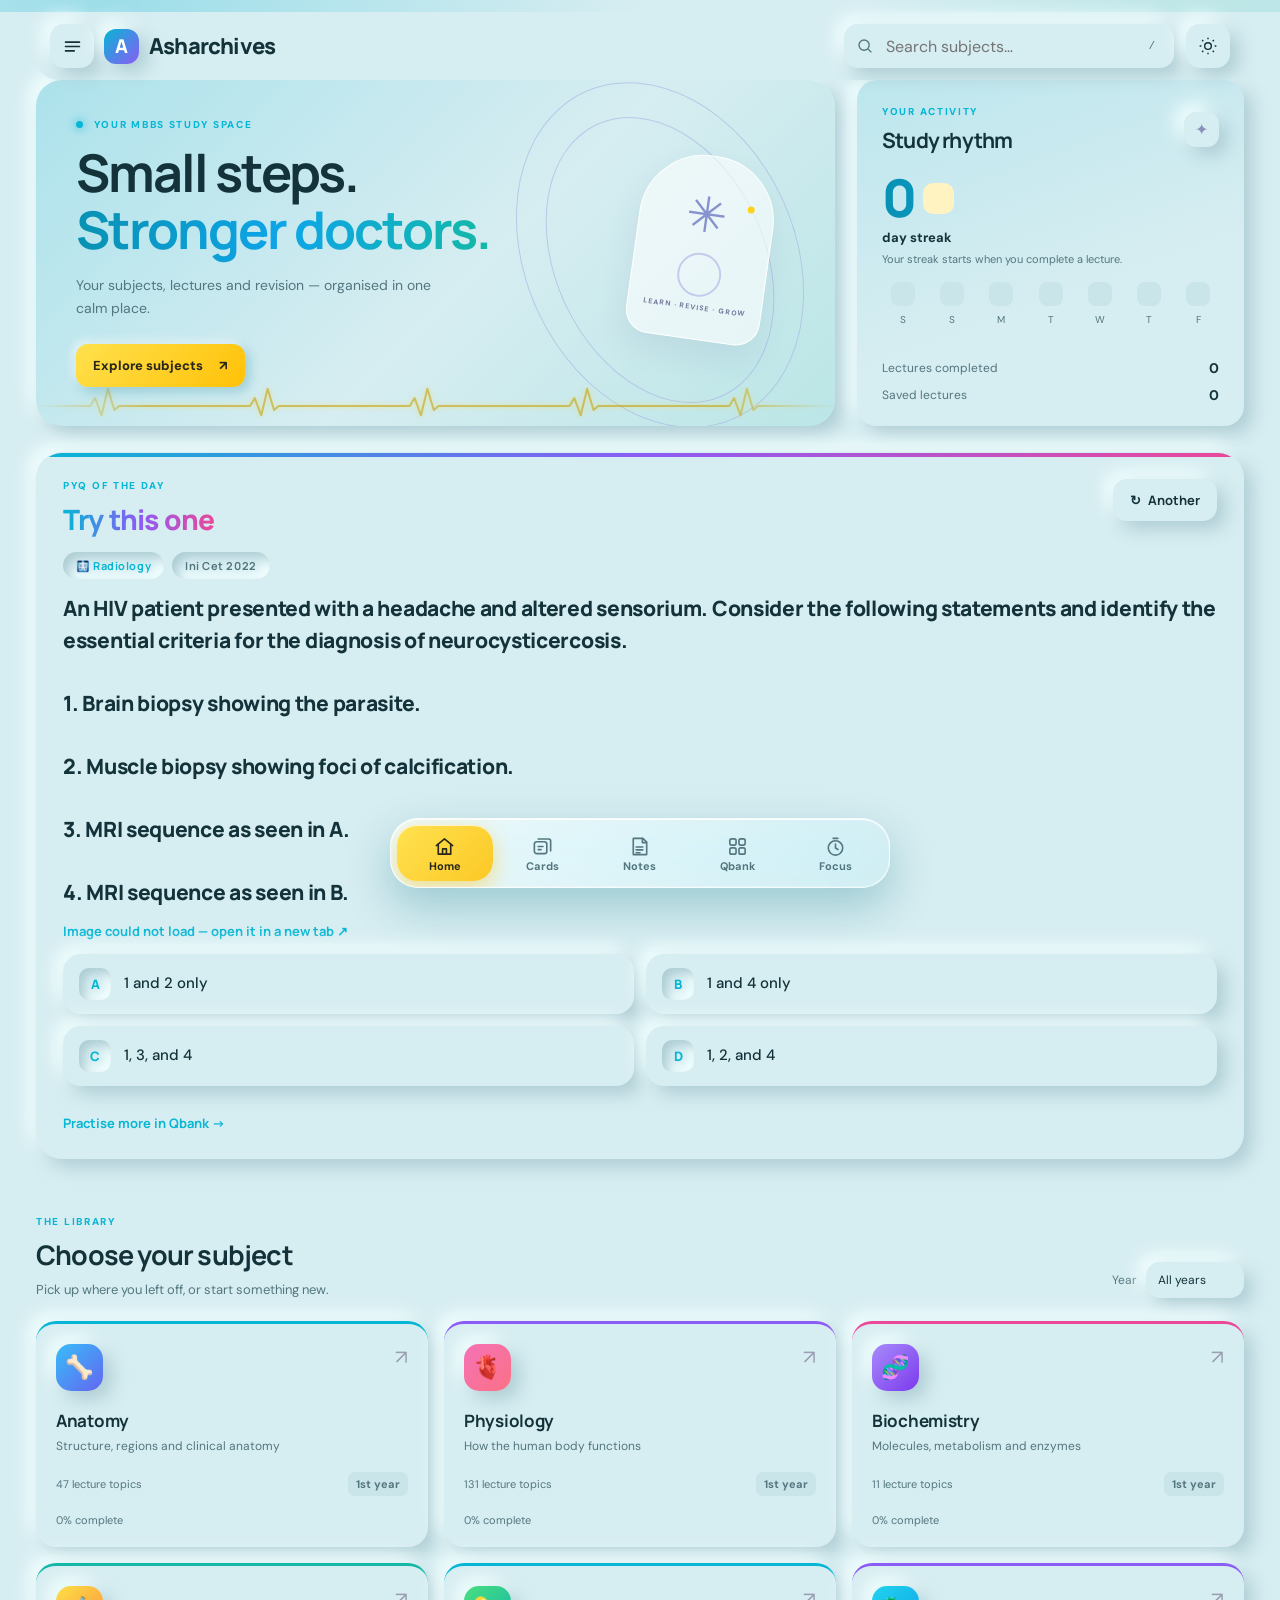
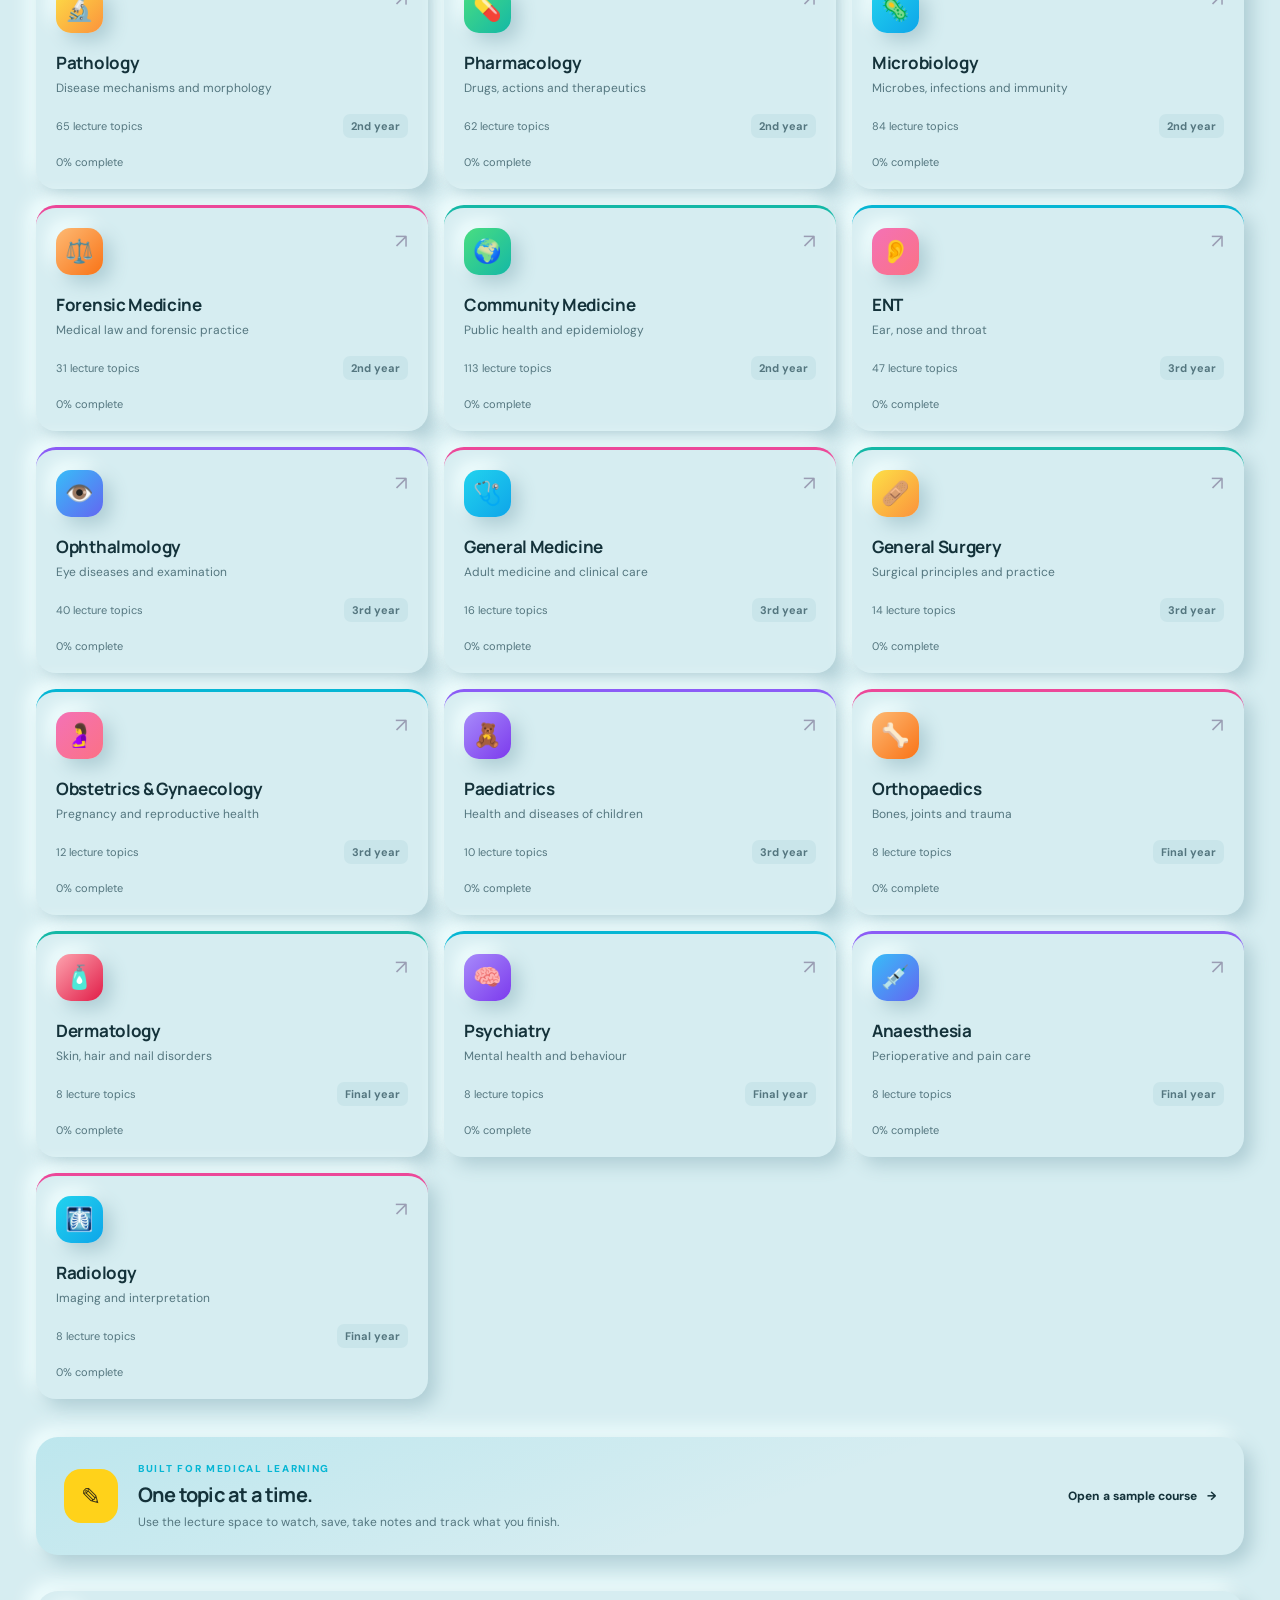
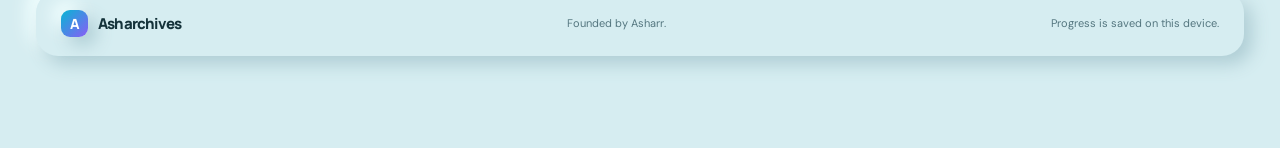
<file: index.html>
<!DOCTYPE html>
<html lang="en">
<head>
  <meta charset="UTF-8">
  <meta name="viewport" content="width=device-width, initial-scale=1, viewport-fit=cover">
  <meta name="theme-color" content="#f4f5fb">
  <title>Asharchives — Your MBBS learning space</title>
  <link rel="preconnect" href="https://fonts.googleapis.com">
  <link rel="preconnect" href="https://fonts.gstatic.com" crossorigin>
  <link href="https://fonts.googleapis.com/css2?family=DM+Sans:wght@400;500;600;700&family=Manrope:wght@400;500;600;700;800&display=swap" rel="stylesheet">
    <link rel="icon" href="favicon-32.png" type="image/png">
  <link rel="apple-touch-icon" href="apple-touch-icon.png">
  <link rel="stylesheet" href="styles.css">
  <link rel="stylesheet" href="glass.css">
  <link rel="stylesheet" href="nav.css">
  <script src="videos.js" defer></script>
  <script src="app.js" defer></script>
  <script src="glass.js" defer></script>
  <script src="subjects.js" defer></script>
  <script src="nav.js" defer></script>
  <link rel="stylesheet" href="neumorphism.css">
  <link rel="stylesheet" href="anim.css">
  <link rel="stylesheet" href="theme.css">
  <link rel="stylesheet" href="pyq-day.css">
  <script src="anim.js" defer></script>
  <script src="pyq-day.js" defer></script>
</head>
<body data-page="home">
  <div class="app-shell">
    <header class="topbar">
      <div class="topbar-left">
        <button class="icon-button menu-button" type="button" data-menu-toggle aria-label="Open menu" aria-expanded="false" aria-controls="drawer"><svg viewBox="0 0 24 24" aria-hidden="true"><path d="M4 7h16M4 12h16M4 17h10"/></svg></button>
        <a class="brand" href="index.html" aria-label="Asharchives home">
        <span class="brand-mark">A</span><span>Asharchives</span>
      </a>
      </div>
      <div class="topbar-actions">
        <label class="searchbox" aria-label="Search subjects">
          <svg viewBox="0 0 24 24" aria-hidden="true"><circle cx="10.8" cy="10.8" r="6.8"></circle><path d="m16 16 4.5 4.5"></path></svg>
          <input id="subjectSearch" type="search" placeholder="Search subjects…" autocomplete="off">
          <kbd>/</kbd>
        </label>
        <button class="icon-button theme-toggle" id="themeToggle" type="button" aria-label="Switch color theme" title="Switch light/dark mode">
          <svg class="sun-icon" viewBox="0 0 24 24" aria-hidden="true"><circle cx="12" cy="12" r="4"></circle><path d="M12 2v2m0 16v2M4.93 4.93l1.42 1.42m11.3 11.3 1.42 1.42M2 12h2m16 0h2M4.93 19.07l1.42-1.42m11.3-11.3 1.42-1.42"></path></svg>
          <svg class="moon-icon" viewBox="0 0 24 24" aria-hidden="true"><path d="M20.3 15.4A8.5 8.5 0 0 1 8.6 3.7 8.6 8.6 0 1 0 20.3 15.4Z"></path></svg>
        </button>
      </div>
    </header>

    <main>
      <section class="welcome-grid">
        <div class="hero-card">
          <div class="eyebrow"><span class="eyebrow-dot"></span> YOUR MBBS STUDY SPACE</div>
          <h1>Small steps.<br><span>Stronger doctors.</span></h1>
          <p class="hero-copy">Your subjects, lectures and revision — organised in one calm place.</p>
          <a class="primary-button" href="#subjects">Explore subjects <span aria-hidden="true">↗</span></a>
          <div class="hero-decoration" aria-hidden="true">
            <div class="orbit orbit-one"></div><div class="orbit orbit-two"></div>
            <div class="anatomy-card"><span class="anatomy-spark">✳</span><span class="anatomy-line"></span><span class="anatomy-dot"></span><span class="anatomy-label">LEARN · REVISE · GROW</span></div>
          </div>
          <div class="ecg" data-ecg aria-hidden="true"></div>
        </div>
        <aside class="daily-card">
          <div class="card-heading">
            <div><p class="eyebrow muted-eyebrow">YOUR ACTIVITY</p><h2>Study rhythm</h2></div>
            <span class="mini-icon">✦</span>
          </div>
          <div class="streak-number"><span id="streakCount">0</span><span class="streak-flame">✦</span></div>
          <p class="streak-caption">day streak</p>
          <p class="small-muted" id="streakMessage">Your streak starts when you complete a lecture.</p>
          <div class="week-row" id="weekRow" aria-label="Activity over the last seven days"></div>
          <div class="activity-divider"></div>
          <div class="activity-stat"><span>Lectures completed</span><strong id="completedCount">0</strong></div>
          <div class="activity-stat"><span>Saved lectures</span><strong id="savedCount">0</strong></div>
        </aside>
      </section>

      <section class="pd-card" id="pyqDay" aria-label="PYQ of the day"></section>

      <section class="section-block" id="subjects">
        <div class="section-heading">
          <div><p class="eyebrow muted-eyebrow">THE LIBRARY</p><h2>Choose your subject</h2><p class="section-subtitle">Pick up where you left off, or start something new.</p></div>
          <label class="year-select-wrap"><span>Year</span><select id="yearFilter" aria-label="Filter subjects by MBBS year"><option value="all">All years</option><option value="1">1st year</option><option value="2">2nd year</option><option value="3">3rd year</option><option value="4">Final year</option></select></label>
        </div>
        <div class="subject-grid" id="subjectGrid">
          <div class="loading-card">Loading subjects…</div>
        </div>
        <p class="empty-state" id="emptyState" hidden>No subjects match your search. Try another name or year.</p>
      </section>

      <section class="educator-banner">
        <div class="educator-icon" aria-hidden="true">✎</div>
        <div><p class="eyebrow">BUILT FOR MEDICAL LEARNING</p><h2>One topic at a time.</h2><p>Use the lecture space to watch, save, take notes and track what you finish.</p></div>
        <a href="lecture.html?subject=pathology" class="text-link">Open a sample course <span>→</span></a>
      </section>
    </main>
    <footer class="footer"><a class="brand footer-brand" href="index.html"><span class="brand-mark">A</span><span>Asharchives</span></a><span>Founded by Asharr.</span><span class="footer-note">Progress is saved on this device.</span></footer>
  </div>
</body>
</html>
</file>
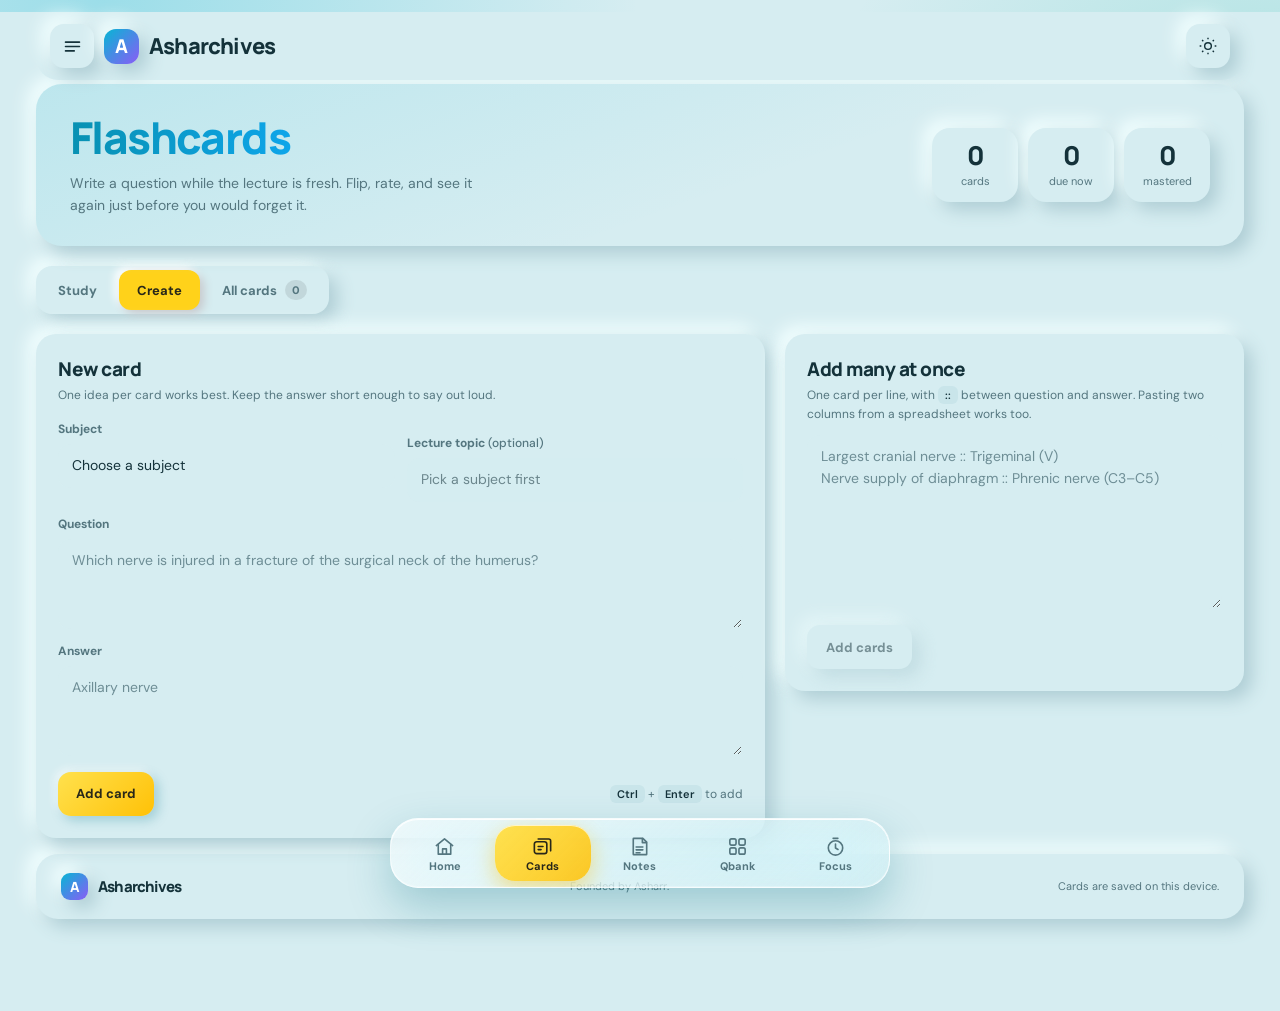
<file: flashcards.html>
<!DOCTYPE html>
<html lang="en">
<head>
  <meta charset="UTF-8">
  <meta name="viewport" content="width=device-width, initial-scale=1, viewport-fit=cover">
  <meta name="theme-color" content="#f4f5fb">
  <title>Flashcards — Asharchives</title>
  <script>try{document.documentElement.dataset.theme=localStorage.getItem("asharrow-theme")||(matchMedia("(prefers-color-scheme: dark)").matches?"dark":"light")}catch(e){}</script>
  <link rel="preconnect" href="https://fonts.googleapis.com">
  <link rel="preconnect" href="https://fonts.gstatic.com" crossorigin>
  <link href="https://fonts.googleapis.com/css2?family=DM+Sans:wght@400;500;600;700&family=Manrope:wght@400;500;600;700;800&display=swap" rel="stylesheet">
    <link rel="icon" href="favicon-32.png" type="image/png">
  <link rel="apple-touch-icon" href="apple-touch-icon.png">
  <link rel="stylesheet" href="styles.css">
  <link rel="stylesheet" href="glass.css">
  <link rel="stylesheet" href="nav.css">
  <link rel="stylesheet" href="features.css">
  <script src="videos.js" defer></script>
  <script src="subjects.js" defer></script>
  <script src="nav.js" defer></script>
  <script src="glass.js" defer></script>
  <script src="flashcards.js" defer></script>
  <link rel="stylesheet" href="neumorphism.css">
  <link rel="stylesheet" href="anim.css">
  <link rel="stylesheet" href="theme.css">
  <script src="anim.js" defer></script>
</head>
<body data-page="cards">
  <div class="app-shell">
    <header class="topbar">
      <div class="topbar-left">
        <button class="icon-button menu-button" type="button" data-menu-toggle aria-label="Open menu" aria-expanded="false" aria-controls="drawer"><svg viewBox="0 0 24 24" aria-hidden="true"><path d="M4 7h16M4 12h16M4 17h10"/></svg></button>
        <a class="brand" href="index.html" aria-label="Asharchives home"><span class="brand-mark">A</span><span>Asharchives</span></a>
      </div>
      <div class="topbar-actions">
        <button class="icon-button theme-toggle" id="themeToggle" type="button" aria-label="Switch color theme" title="Switch light/dark mode">
          <svg class="sun-icon" viewBox="0 0 24 24" aria-hidden="true"><circle cx="12" cy="12" r="4"></circle><path d="M12 2v2m0 16v2M4.93 4.93l1.42 1.42m11.3 11.3 1.42 1.42M2 12h2m16 0h2M4.93 19.07l1.42-1.42m11.3-11.3 1.42-1.42"></path></svg>
          <svg class="moon-icon" viewBox="0 0 24 24" aria-hidden="true"><path d="M20.3 15.4A8.5 8.5 0 0 1 8.6 3.7 8.6 8.6 0 1 0 20.3 15.4Z"></path></svg>
        </button>
      </div>
    </header>

    <main>
      <section class="page-head">
        <div>
          <h1>Flashcards</h1>
          <p>Write a question while the lecture is fresh. Flip, rate, and see it again just before you would forget it.</p>
        </div>
        <div class="head-stats" aria-label="Your deck">
          <div><strong id="statTotal">0</strong><span>cards</span></div>
          <div><strong id="statDue">0</strong><span>due now</span></div>
          <div><strong id="statMastered">0</strong><span>mastered</span></div>
        </div>
      </section>

      <div class="seg" id="viewTabs" role="tablist" aria-label="Flashcard views">
        <button type="button" role="tab" id="tabStudy" data-view="study" aria-selected="true" aria-controls="viewStudy">Study</button>
        <button type="button" role="tab" id="tabCreate" data-view="create" aria-selected="false" aria-controls="viewCreate">Create</button>
        <button type="button" role="tab" id="tabLibrary" data-view="library" aria-selected="false" aria-controls="viewLibrary">All cards <span class="seg-count" id="libCount">0</span></button>
      </div>

      <!-- STUDY -->
      <section class="view" id="viewStudy" role="tabpanel" aria-labelledby="tabStudy">
        <div class="panel setup" id="studySetup">
          <div class="setup-row">
            <label class="field"><span>Subject</span><select id="studySubject"></select></label>
            <div class="field"><span>Cards to study</span>
              <div class="seg seg-small" role="group" aria-label="Which cards">
                <button type="button" data-scope="due" aria-pressed="true">Due now <b id="scopeDue">0</b></button>
                <button type="button" data-scope="all" aria-pressed="false">All <b id="scopeAll">0</b></button>
              </div>
            </div>
          </div>
          <div><button class="btn btn-primary" id="startStudy" type="button">Start studying</button></div>
          <p class="hint" id="studyHint"></p>
        </div>

        <div id="studyRun" hidden>
          <div class="run-top"><span id="runCount">Card 1 of 1</span><div class="run-progress"><span id="runBar"></span></div><button class="btn btn-quiet" id="endStudy" type="button">End session</button></div>
          <div class="flip" id="flip" tabindex="0" role="button" aria-label="Flip card" aria-pressed="false">
            <div class="flip-inner">
              <div class="face front"><span class="face-label">Question</span><div class="face-text"><span id="faceQ"></span></div><span class="face-hint">Tap the card to see the answer</span></div>
              <div class="face back"><span class="face-label">Answer</span><div class="face-text"><span id="faceA"></span></div><span class="face-hint" id="faceMeta"></span></div>
            </div>
          </div>
          <div class="rate" id="rate" hidden>
            <button type="button" data-rate="again">Again<small id="hintAgain">in a moment</small></button>
            <button type="button" data-rate="good">Good<small id="hintGood"></small></button>
            <button type="button" data-rate="easy">Easy<small id="hintEasy"></small></button>
          </div>
          <p class="hint rate-keys" id="rateKeys">Space flips the card. After flipping: 1 Again, 2 Good, 3 Easy.</p>
        </div>

        <div class="panel done" id="studyDone" hidden>
          <h2>Session complete</h2>
          <p class="hint" id="doneMsg"></p>
          <div class="done-stats"><div><strong id="doneSeen">0</strong><span>cards seen</span></div><div><strong id="doneAgain">0</strong><span>marked again</span></div><div><strong id="doneEasy">0</strong><span>got it</span></div></div>
          <button class="btn btn-primary" id="doneBack" type="button">Back to decks</button>
        </div>
      </section>

      <!-- CREATE -->
      <section class="view" id="viewCreate" role="tabpanel" aria-labelledby="tabCreate" hidden>
        <div class="create-grid">
          <form class="panel" id="cardForm" autocomplete="off">
            <h2 id="formTitle">New card</h2>
            <p class="hint" style="margin-bottom:16px">One idea per card works best. Keep the answer short enough to say out loud.</p>
            <div class="field-row">
              <label class="field"><span>Subject</span><select id="cSubject" required></select></label>
              <label class="field"><span>Lecture topic <i>(optional)</i></span><select id="cTopic"></select></label>
            </div>
            <label class="field"><span>Question</span><textarea id="cQ" rows="3" required placeholder="Which nerve is injured in a fracture of the surgical neck of the humerus?"></textarea></label>
            <label class="field"><span>Answer</span><textarea id="cA" rows="3" required placeholder="Axillary nerve"></textarea></label>
            <div class="form-actions">
              <button class="btn btn-primary" type="submit" id="cSubmit">Add card</button>
              <button class="btn btn-quiet" type="button" id="cCancel" hidden>Cancel</button>
              <span class="hint"><kbd>Ctrl</kbd> + <kbd>Enter</kbd> to add</span>
            </div>
          </form>

          <aside class="panel">
            <h2>Add many at once</h2>
            <p class="hint" style="margin-bottom:12px">One card per line, with <code>::</code> between question and answer. Pasting two columns from a spreadsheet works too.</p>
            <textarea id="bulk" rows="7" placeholder="Largest cranial nerve :: Trigeminal (V)&#10;Nerve supply of diaphragm :: Phrenic nerve (C3–C5)"></textarea>
            <div class="form-actions"><button class="btn" type="button" id="bulkAdd" disabled>Add cards</button><span class="hint" id="bulkInfo"></span></div>
            <div class="recent" id="recentBox" hidden><h3>Just added</h3><ul id="recentList"></ul></div>
          </aside>
        </div>
      </section>

      <!-- LIBRARY -->
      <section class="view" id="viewLibrary" role="tabpanel" aria-labelledby="tabLibrary" hidden>
        <div class="toolbar">
          <input id="libSearch" type="search" placeholder="Search questions and answers" aria-label="Search cards">
          <select id="libSubject" aria-label="Filter by subject"></select>
          <button class="btn" type="button" id="exportCards">Export</button>
        </div>
        <p class="hint" id="libInfo" style="margin-bottom:12px"></p>
        <div class="card-list" id="cardList"></div>
      </section>
    </main>
    <footer class="footer"><a class="brand footer-brand" href="index.html"><span class="brand-mark">A</span><span>Asharchives</span></a><span>Founded by Asharr.</span><span class="footer-note">Cards are saved on this device.</span></footer>
  </div>
</body>
</html>
</file>
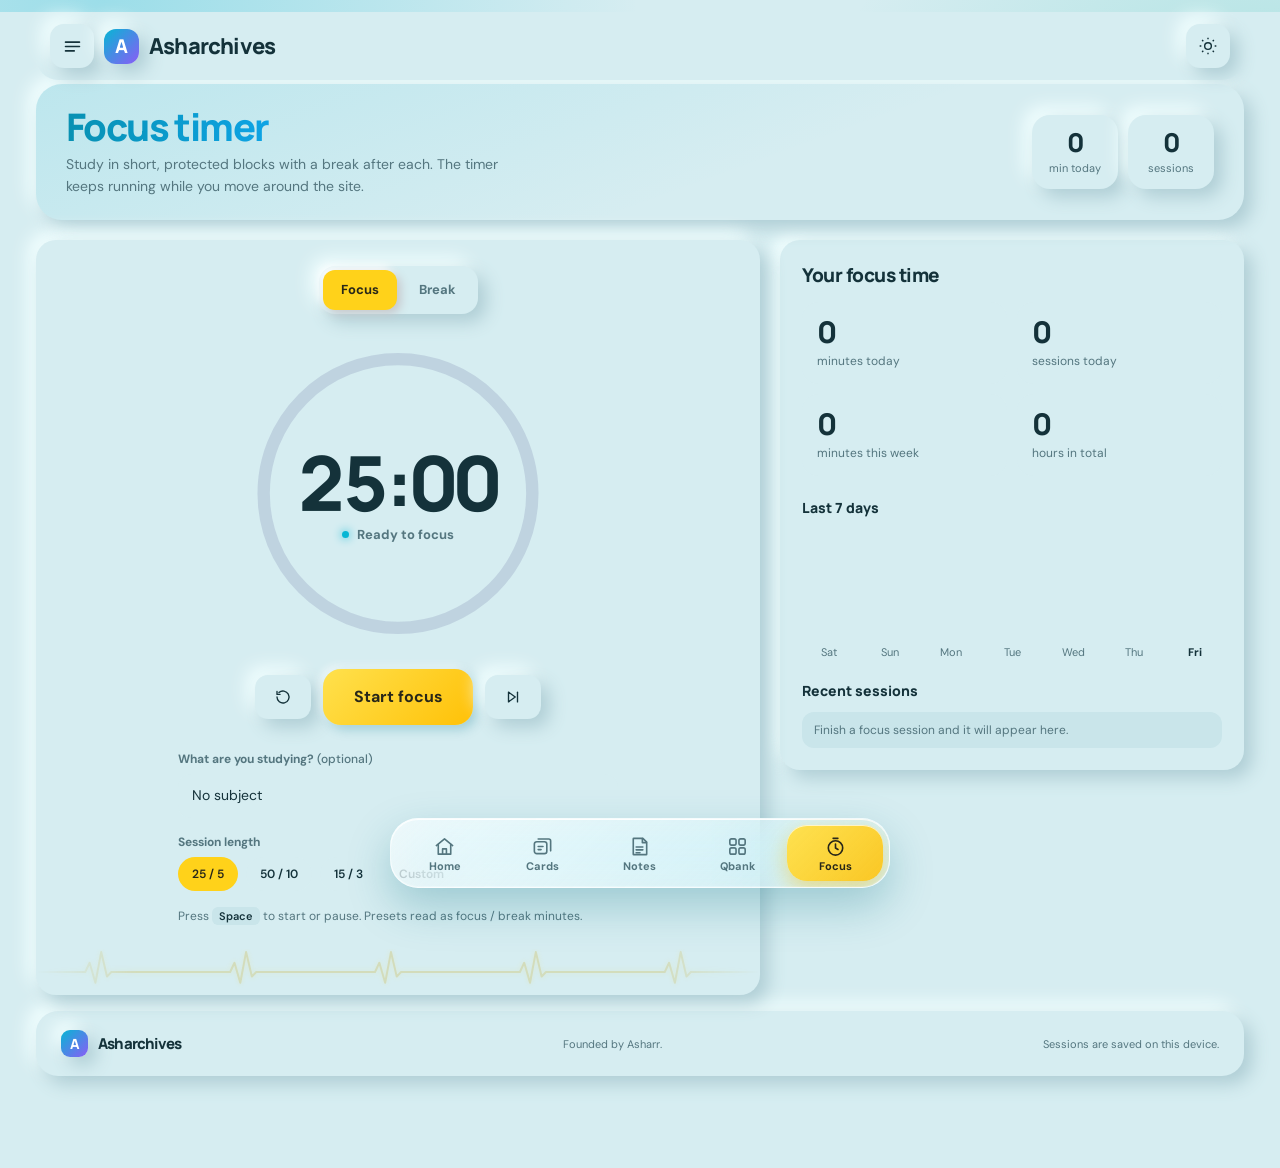
<file: focus.html>
<!DOCTYPE html>
<html lang="en">
<head>
  <meta charset="UTF-8">
  <meta name="viewport" content="width=device-width, initial-scale=1, viewport-fit=cover">
  <meta name="theme-color" content="#f4f5fb">
  <title>Focus timer — Asharchives</title>
  <script>try{document.documentElement.dataset.theme=localStorage.getItem("asharrow-theme")||(matchMedia("(prefers-color-scheme: dark)").matches?"dark":"light")}catch(e){}</script>
  <link rel="preconnect" href="https://fonts.googleapis.com">
  <link rel="preconnect" href="https://fonts.gstatic.com" crossorigin>
  <link href="https://fonts.googleapis.com/css2?family=DM+Sans:wght@400;500;600;700&family=Manrope:wght@400;500;600;700;800&display=swap" rel="stylesheet">
    <link rel="icon" href="favicon-32.png" type="image/png">
  <link rel="apple-touch-icon" href="apple-touch-icon.png">
  <link rel="stylesheet" href="styles.css">
  <link rel="stylesheet" href="glass.css">
  <link rel="stylesheet" href="nav.css">
  <link rel="stylesheet" href="features.css">
  <script src="videos.js" defer></script>
  <script src="subjects.js" defer></script>
  <script src="nav.js" defer></script>
  <script src="glass.js" defer></script>
  <script src="focus.js" defer></script>
  <link rel="stylesheet" href="neumorphism.css">
  <link rel="stylesheet" href="anim.css">
  <link rel="stylesheet" href="theme.css">
  <script src="anim.js" defer></script>
</head>
<body data-page="focus">
  <div class="app-shell">
    <header class="topbar">
      <div class="topbar-left">
        <button class="icon-button menu-button" type="button" data-menu-toggle aria-label="Open menu" aria-expanded="false" aria-controls="drawer"><svg viewBox="0 0 24 24" aria-hidden="true"><path d="M4 7h16M4 12h16M4 17h10"/></svg></button>
        <a class="brand" href="index.html" aria-label="Asharchives home"><span class="brand-mark">A</span><span>Asharchives</span></a>
      </div>
      <div class="topbar-actions">
        <button class="icon-button theme-toggle" id="themeToggle" type="button" aria-label="Switch color theme" title="Switch light/dark mode">
          <svg class="sun-icon" viewBox="0 0 24 24" aria-hidden="true"><circle cx="12" cy="12" r="4"></circle><path d="M12 2v2m0 16v2M4.93 4.93l1.42 1.42m11.3 11.3 1.42 1.42M2 12h2m16 0h2M4.93 19.07l1.42-1.42m11.3-11.3 1.42-1.42"></path></svg>
          <svg class="moon-icon" viewBox="0 0 24 24" aria-hidden="true"><path d="M20.3 15.4A8.5 8.5 0 0 1 8.6 3.7 8.6 8.6 0 1 0 20.3 15.4Z"></path></svg>
        </button>
      </div>
    </header>

    <main>
      <section class="page-head">
        <div>
          <h1>Focus timer</h1>
          <p>Study in short, protected blocks with a break after each. The timer keeps running while you move around the site.</p>
        </div>
        <div class="head-stats" aria-label="Today">
          <div><strong id="headToday">0</strong><span>min today</span></div>
          <div><strong id="headSessions">0</strong><span>sessions</span></div>
        </div>
      </section>

      <div class="focus-layout">
        <section class="panel timer-card" id="timerCard" aria-label="Timer">
          <div class="seg" id="modeSeg" role="group" aria-label="Timer mode">
            <button type="button" data-mode="focus" aria-pressed="true">Focus</button>
            <button type="button" data-mode="break" aria-pressed="false">Break</button>
          </div>

          <div class="ring-wrap">
            <svg viewBox="0 0 300 300" aria-hidden="true">
              <defs>
                <linearGradient id="ringGrad" x1="0" y1="0" x2="1" y2="1"><stop offset="0" stop-color="#ffd21a"/><stop offset="1" stop-color="#ffec9a"/></linearGradient>
                <linearGradient id="ringGradBreak" x1="0" y1="0" x2="1" y2="1"><stop offset="0" stop-color="#3ac08a"/><stop offset="1" stop-color="#8be6c6"/></linearGradient>
              </defs>
              <circle class="ring-track" cx="150" cy="150" r="130"/>
              <circle class="ring-bar" id="ringBar" cx="150" cy="150" r="130"/>
            </svg>
            <div class="ring-center">
              <div class="ring-time" id="ringTime" role="timer" aria-label="Time remaining">25:00</div>
              <div class="ring-sub"><span class="eyebrow-dot"></span><span id="ringSub">Ready to focus</span></div>
            </div>
          </div>

          <div class="timer-controls">
            <button class="btn" type="button" id="btnReset" aria-label="Reset timer" title="Reset"><svg viewBox="0 0 24 24"><path d="M4 12a8 8 0 1 0 2.6-5.9"/><path d="M4 4.5v4h4"/></svg></button>
            <button class="btn btn-primary btn-main" type="button" id="btnMain">Start focus</button>
            <button class="btn" type="button" id="btnSkip" aria-label="Skip to next phase" title="Skip"><svg viewBox="0 0 24 24"><path d="M6 5.5v13l9-6.5-9-6.5Z"/><path d="M18 5.5v13"/></svg></button>
          </div>

          <div class="timer-settings">
            <label class="field"><span>What are you studying? <i>(optional)</i></span><select id="fSubject"></select></label>
            <div class="field"><span>Session length</span>
              <div class="presets" id="presets" role="group" aria-label="Session length">
                <button class="chip" type="button" data-preset="25,5">25 / 5</button>
                <button class="chip" type="button" data-preset="50,10">50 / 10</button>
                <button class="chip" type="button" data-preset="15,3">15 / 3</button>
                <button class="chip" type="button" data-preset="custom">Custom</button>
              </div>
            </div>
            <div class="custom-row" id="customRow" hidden>
              <label class="field"><span>Focus (minutes)</span><input id="cFocus" type="number" min="1" max="180" inputmode="numeric"></label>
              <label class="field"><span>Break (minutes)</span><input id="cBreak" type="number" min="1" max="60" inputmode="numeric"></label>
            </div>
            <p class="hint">Press <kbd>Space</kbd> to start or pause. Presets read as focus / break minutes.</p>
          </div>
          <div class="ecg" data-ecg aria-hidden="true"></div>
        </section>

        <aside class="panel stats-card" aria-label="Your focus time">
          <h2>Your focus time</h2>
          <div class="big-stats">
            <div><strong id="sToday">0</strong><span>minutes today</span></div>
            <div><strong id="sSessions">0</strong><span>sessions today</span></div>
            <div><strong id="sWeek">0</strong><span>minutes this week</span></div>
            <div><strong id="sTotal">0</strong><span>hours in total</span></div>
          </div>
          <h3>Last 7 days</h3>
          <div class="week-bars" id="weekBars"></div>
          <h3>Recent sessions</h3>
          <ul class="session-list" id="sessionList"></ul>
        </aside>
      </div>
    </main>
    <footer class="footer"><a class="brand footer-brand" href="index.html"><span class="brand-mark">A</span><span>Asharchives</span></a><span>Founded by Asharr.</span><span class="footer-note">Sessions are saved on this device.</span></footer>
  </div>
</body>
</html>
</file>
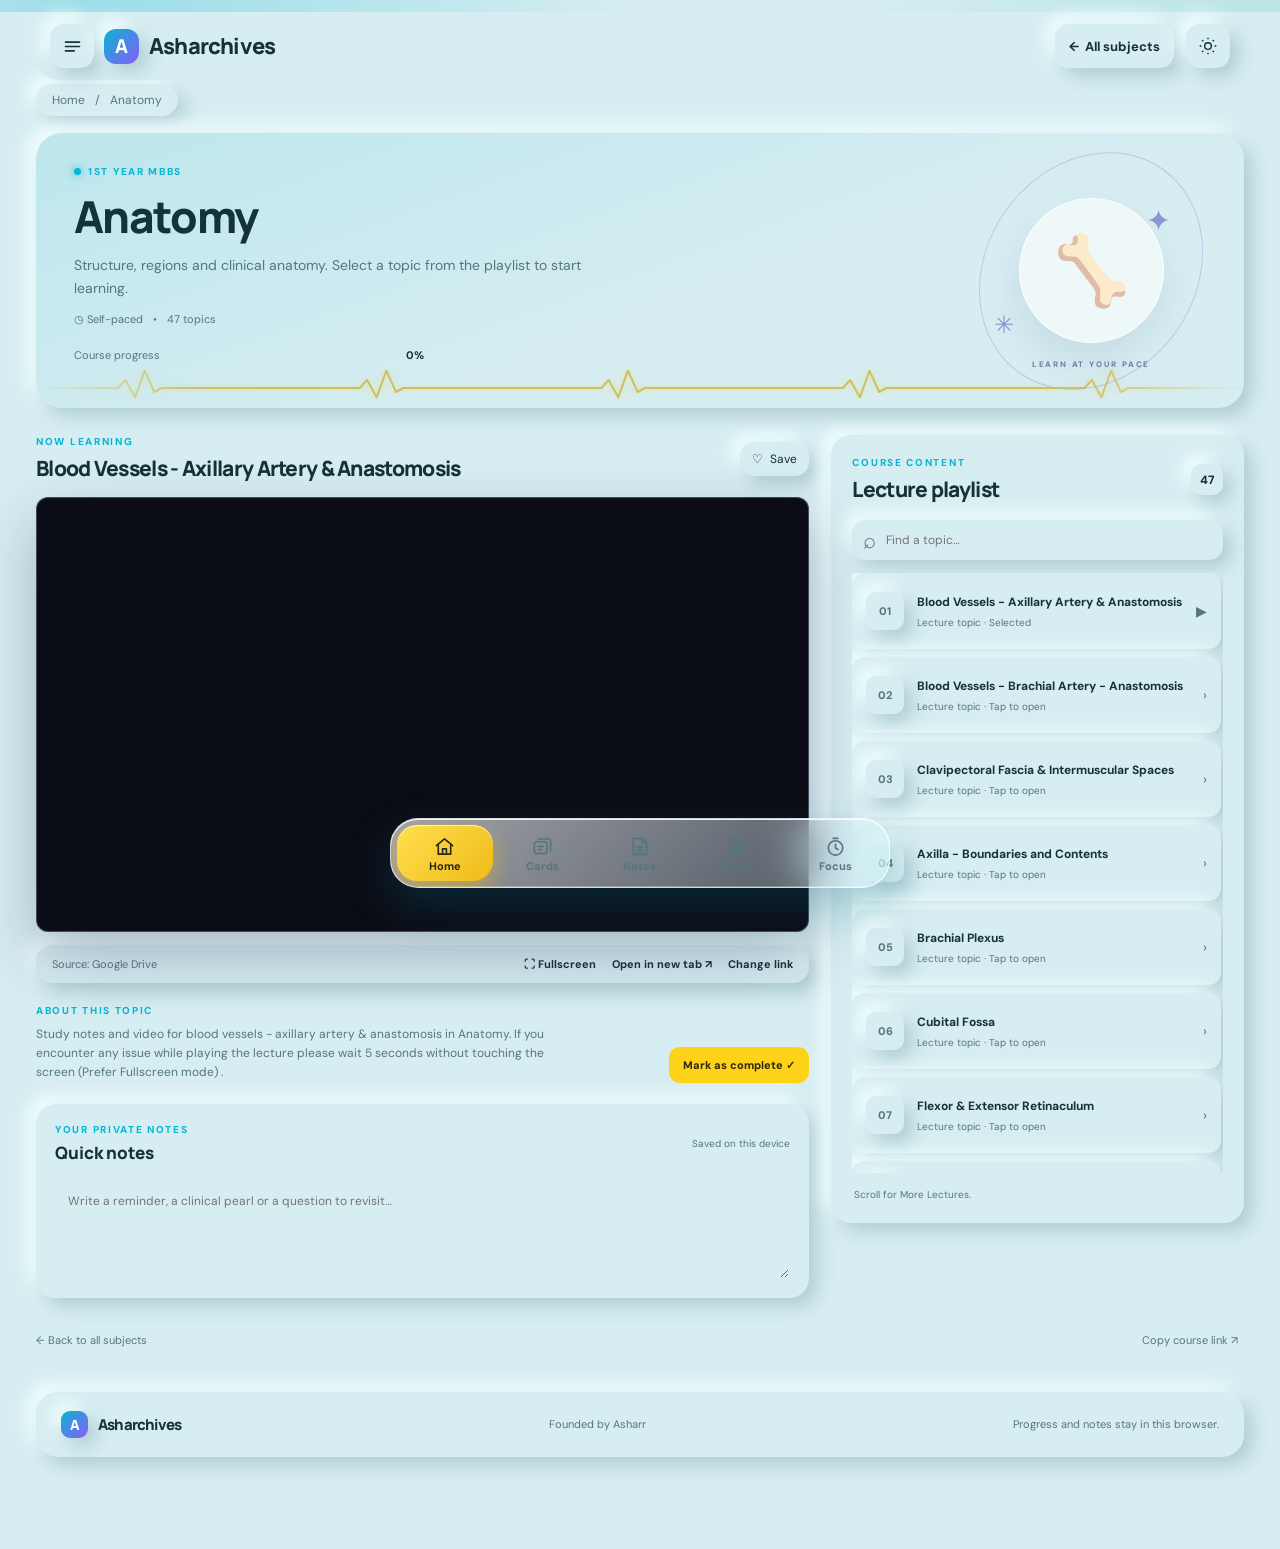
<file: lecture.html>
<!DOCTYPE html>
<html lang="en">
<head>
  <meta charset="UTF-8">
  <meta name="viewport" content="width=device-width, initial-scale=1, viewport-fit=cover">
  <meta name="theme-color" content="#f4f5fb">
  <title>Course — Asharchives</title>
  <link rel="preconnect" href="https://fonts.googleapis.com">
  <link rel="preconnect" href="https://fonts.gstatic.com" crossorigin>
  <link href="https://fonts.googleapis.com/css2?family=DM+Sans:wght@400;500;600;700&family=Manrope:wght@400;500;600;700;800&display=swap" rel="stylesheet">
  <link rel="stylesheet" href="lecture.css">
  <link rel="stylesheet" href="glass.css">
  <link rel="stylesheet" href="nav.css">
  <script src="videos.js" defer></script>
  <script src="lecture.js" defer></script>
  <script src="glass.js" defer></script>
  <script src="subjects.js" defer></script>
  <script src="nav.js" defer></script>
  <link rel="stylesheet" href="neumorphism.css">
  <link rel="stylesheet" href="anim.css">
  <link rel="stylesheet" href="theme.css">
  <script src="anim.js" defer></script>
</head>
<body data-page="lecture">
  <div class="app-shell">
    <header class="topbar">
      <div class="topbar-left">
        <button class="icon-button menu-button" type="button" data-menu-toggle aria-label="Open menu" aria-expanded="false" aria-controls="drawer"><svg viewBox="0 0 24 24" aria-hidden="true"><path d="M4 7h16M4 12h16M4 17h10"/></svg></button>
        <a class="brand" href="index.html"><span class="brand-mark">A</span><span>Asharchives</span></a>
      </div>
      <div class="topbar-actions">
        <a class="back-link" href="index.html">← <span>All subjects</span></a>
        <button class="icon-button theme-toggle" id="themeToggle" type="button" aria-label="Switch color theme" title="Switch light/dark mode">
          <svg class="sun-icon" viewBox="0 0 24 24" aria-hidden="true"><circle cx="12" cy="12" r="4"></circle><path d="M12 2v2m0 16v2M4.93 4.93l1.42 1.42m11.3 11.3 1.42 1.42M2 12h2m16 0h2M4.93 19.07l1.42-1.42m11.3-11.3 1.42-1.42"></path></svg>
          <svg class="moon-icon" viewBox="0 0 24 24" aria-hidden="true"><path d="M20.3 15.4A8.5 8.5 0 0 1 8.6 3.7 8.6 8.6 0 1 0 20.3 15.4Z"></path></svg>
        </button>
      </div>
    </header>

    <main>
      <nav class="breadcrumbs"><a href="index.html">Home</a><span>/</span><span id="breadcrumbSubject">Subject</span></nav>
      <section class="course-hero">
        <div class="course-copy">
          <p class="eyebrow"><span class="eyebrow-dot"></span><span id="courseYear">MBBS COURSE</span></p>
          <h1 id="courseTitle">Loading subject…</h1>
          <p id="courseDescription" class="course-description">Your course topics will appear here.</p>
          <div class="course-meta"><span>◷ Self-paced</span><span>•</span><span id="topicCount">0 topics</span></div>
          <div class="course-progress"><div class="progress-label"><span>Course progress</span><strong id="progressText">0%</strong></div><div class="progress-track"><span id="progressBar"></span></div></div>
        </div>
        <div class="course-art" aria-hidden="true"><div class="art-orbit"></div><div class="art-circle"><span id="courseEmoji">📚</span></div><span class="art-star star-one">✦</span><span class="art-star star-two">✳</span><span class="art-label">LEARN AT YOUR PACE</span></div>
      <div class="ecg" data-ecg aria-hidden="true"></div>
      </section>

      <div class="learning-layout">
        <section class="player-column">
          <div class="section-title-row"><div><p class="eyebrow muted-eyebrow">NOW LEARNING</p><h2 id="lectureTitle">Select a lecture</h2></div><button class="save-button" id="saveButton" type="button" aria-pressed="false">♡ <span>Save</span></button></div>
          <div class="video-frame" id="videoFrame">
            <button class="exit-expanded" id="exitExpanded" type="button" aria-label="Close fullscreen">✕ Close</button>
            <div class="video-placeholder" id="videoPlaceholder">
              <div class="play-bubble">▶</div>
              <h3>Your lecture player</h3>
              <p>Paste the video link for this topic. YouTube, Google Drive and direct video files play right here.</p>
              <form class="link-form" id="linkForm" autocomplete="off">
                <input id="linkInput" type="text" inputmode="url" placeholder="Paste a YouTube, Drive or video link" aria-label="Video link">
                <button class="outline-button" type="submit">Play ▶</button>
              </form>
              <p class="link-error" id="linkError" hidden></p>
            </div>
            <iframe id="drivePlayer" title="Lecture video" allow="autoplay; encrypted-media; picture-in-picture; fullscreen; clipboard-write" allowfullscreen referrerpolicy="strict-origin-when-cross-origin" hidden></iframe>
            <video id="nativeVideo" controls playsinline preload="metadata" hidden></video>
            <div class="external-card" id="externalCard" hidden>
              <div class="play-bubble">↗</div>
              <h3 id="externalTitle">Watch in a new tab</h3>
              <p id="externalText"></p>
              <a class="outline-button" id="externalOpen" href="#" target="_blank" rel="noopener">Open video ↗</a>
            </div>
          </div>
          <div class="video-toolbar" id="videoToolbar" hidden>
            <span id="videoSource">Source</span>
            <span class="toolbar-actions"><button type="button" id="fullscreenBtn">⛶ Fullscreen</button><a id="openOriginal" href="#" target="_blank" rel="noopener">Open in new tab ↗</a><button type="button" id="changeLink">Change link</button></span>
          </div>
          <div class="lecture-under">
            <div><p class="eyebrow muted-eyebrow">ABOUT THIS TOPIC</p><p id="lectureDescription" class="lecture-description">Select a topic from the list to view its details.</p></div>
            <button class="complete-button" id="completeButton" type="button">Mark as complete ✓</button>
          </div>
          <section class="notes-card"><div class="notes-heading"><div><p class="eyebrow muted-eyebrow">YOUR PRIVATE NOTES</p><h3>Quick notes</h3></div><span class="notes-status" id="notesStatus">Saved on this device</span></div><textarea id="lectureNotes" placeholder="Write a reminder, a clinical pearl or a question to revisit…"></textarea></section>
        </section>

        <aside class="playlist-card">
          <div class="playlist-heading"><div><p class="eyebrow muted-eyebrow">COURSE CONTENT</p><h2>Lecture playlist</h2></div><span class="playlist-count" id="playlistCount">0</span></div>
          <label class="playlist-search"><span>⌕</span><input id="lectureSearch" type="search" placeholder="Find a topic…"></label>
          <div class="playlist-list" id="playlistList"></div>
          <p class="playlist-footnote">Scroll for More Lectures.</p>
        </aside>
      </div>
      <div class="course-footer"><a href="index.html">← Back to all subjects</a><button id="shareButton" class="text-button" type="button">Copy course link ↗</button></div>
    </main>
    <footer class="footer"><a class="brand footer-brand" href="index.html"><span class="brand-mark">A</span><span>Asharchives</span></a><span>Founded by Asharr</span><span class="footer-note">Progress and notes stay in this browser.</span></footer>
  </div>
</body>
</html>
</file>
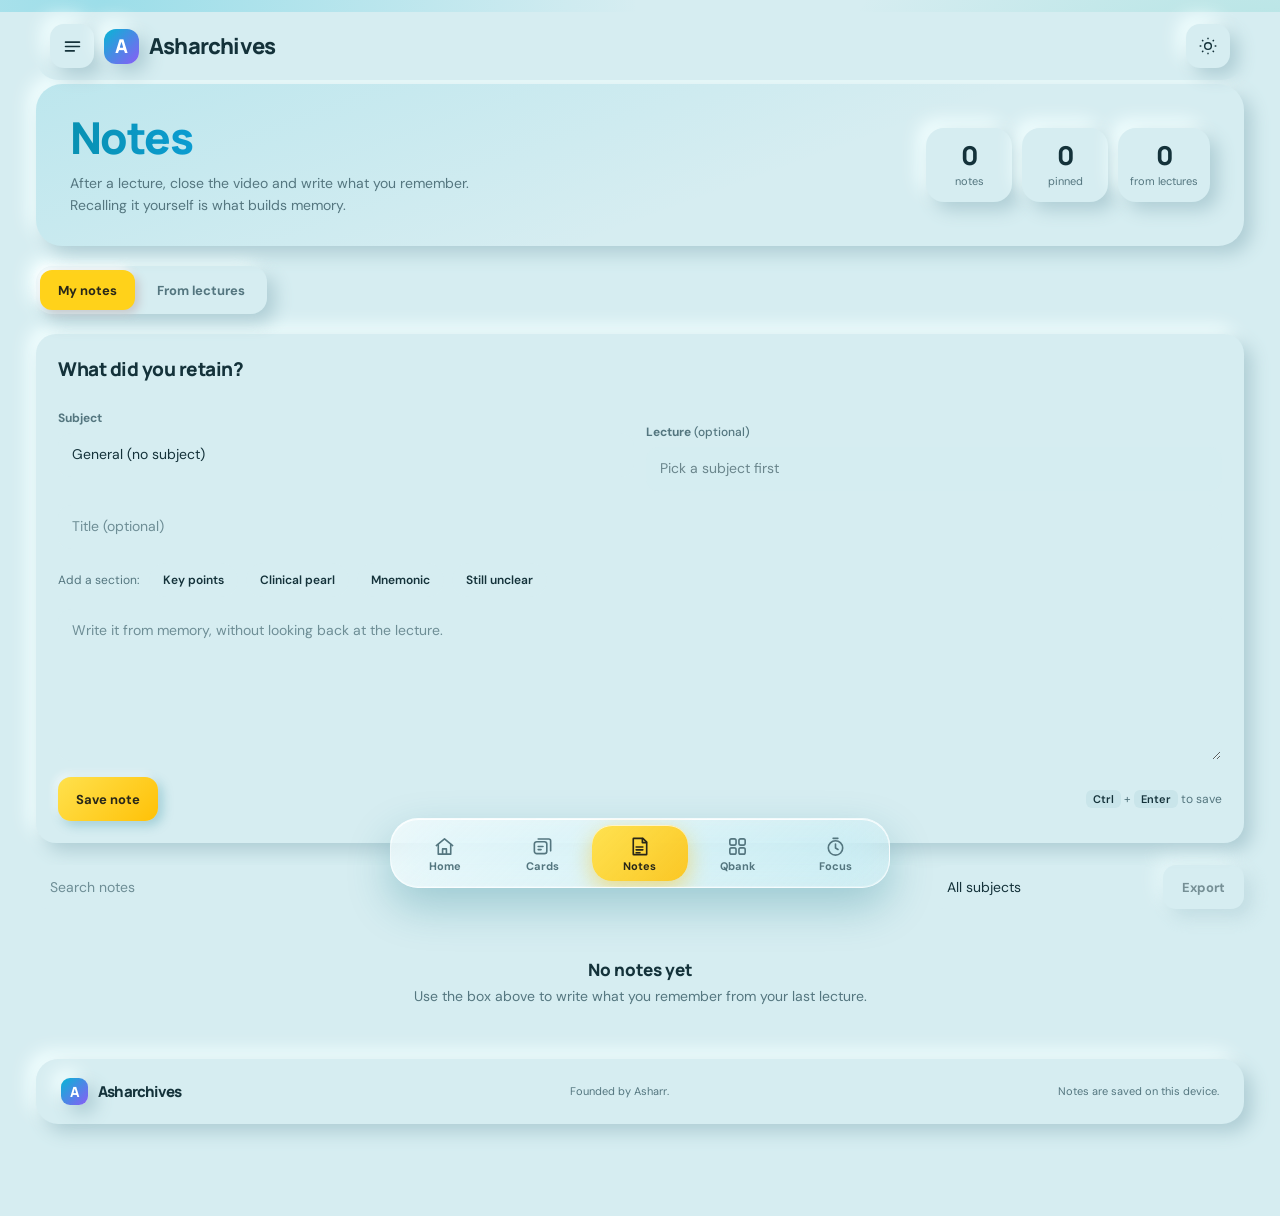
<file: notes.html>
<!DOCTYPE html>
<html lang="en">
<head>
  <meta charset="UTF-8">
  <meta name="viewport" content="width=device-width, initial-scale=1, viewport-fit=cover">
  <meta name="theme-color" content="#f4f5fb">
  <title>Notes — Asharchives</title>
  <script>try{document.documentElement.dataset.theme=localStorage.getItem("asharrow-theme")||(matchMedia("(prefers-color-scheme: dark)").matches?"dark":"light")}catch(e){}</script>
  <link rel="preconnect" href="https://fonts.googleapis.com">
  <link rel="preconnect" href="https://fonts.gstatic.com" crossorigin>
  <link href="https://fonts.googleapis.com/css2?family=DM+Sans:wght@400;500;600;700&family=Manrope:wght@400;500;600;700;800&display=swap" rel="stylesheet">
    <link rel="icon" href="favicon-32.png" type="image/png">
  <link rel="apple-touch-icon" href="apple-touch-icon.png">
  <link rel="stylesheet" href="styles.css">
  <link rel="stylesheet" href="glass.css">
  <link rel="stylesheet" href="nav.css">
  <link rel="stylesheet" href="features.css">
  <script src="videos.js" defer></script>
  <script src="subjects.js" defer></script>
  <script src="nav.js" defer></script>
  <script src="glass.js" defer></script>
  <script src="notes.js" defer></script>
  <link rel="stylesheet" href="neumorphism.css">
  <link rel="stylesheet" href="anim.css">
  <link rel="stylesheet" href="theme.css">
  <script src="anim.js" defer></script>
</head>
<body data-page="notes">
  <div class="app-shell">
    <header class="topbar">
      <div class="topbar-left">
        <button class="icon-button menu-button" type="button" data-menu-toggle aria-label="Open menu" aria-expanded="false" aria-controls="drawer"><svg viewBox="0 0 24 24" aria-hidden="true"><path d="M4 7h16M4 12h16M4 17h10"/></svg></button>
        <a class="brand" href="index.html" aria-label="Asharchives home"><span class="brand-mark">A</span><span>Asharchives</span></a>
      </div>
      <div class="topbar-actions">
        <button class="icon-button theme-toggle" id="themeToggle" type="button" aria-label="Switch color theme" title="Switch light/dark mode">
          <svg class="sun-icon" viewBox="0 0 24 24" aria-hidden="true"><circle cx="12" cy="12" r="4"></circle><path d="M12 2v2m0 16v2M4.93 4.93l1.42 1.42m11.3 11.3 1.42 1.42M2 12h2m16 0h2M4.93 19.07l1.42-1.42m11.3-11.3 1.42-1.42"></path></svg>
          <svg class="moon-icon" viewBox="0 0 24 24" aria-hidden="true"><path d="M20.3 15.4A8.5 8.5 0 0 1 8.6 3.7 8.6 8.6 0 1 0 20.3 15.4Z"></path></svg>
        </button>
      </div>
    </header>

    <main>
      <section class="page-head">
        <div>
          <h1>Notes</h1>
          <p>After a lecture, close the video and write what you remember. Recalling it yourself is what builds memory.</p>
        </div>
        <div class="head-stats" aria-label="Your notes">
          <div><strong id="statNotes">0</strong><span>notes</span></div>
          <div><strong id="statPinned">0</strong><span>pinned</span></div>
          <div><strong id="statLecture">0</strong><span>from lectures</span></div>
        </div>
      </section>

      <div class="seg" role="tablist" aria-label="Note collections">
        <button type="button" role="tab" id="tabMine" data-tab="mine" aria-selected="true">My notes</button>
        <button type="button" role="tab" id="tabLectures" data-tab="lectures" aria-selected="false">From lectures</button>
      </div>

      <section class="view" id="composerView">
        <form class="panel composer" id="noteForm" autocomplete="off">
          <div class="note-top"><h2 id="formTitle">What did you retain?</h2><span class="hint" id="draftStatus" aria-live="polite"></span></div>
          <div class="field-row" style="margin-top:14px">
            <label class="field"><span>Subject</span><select id="nSubject"></select></label>
            <label class="field"><span>Lecture <i>(optional)</i></span><select id="nTopic"></select></label>
          </div>
          <input class="input" id="nTitle" type="text" maxlength="120" placeholder="Title (optional)" aria-label="Note title">
          <div class="starters" role="group" aria-label="Add a section">
            <span class="hint">Add a section:</span>
            <button class="chip" type="button" data-starter="Key points">Key points</button>
            <button class="chip" type="button" data-starter="Clinical pearl">Clinical pearl</button>
            <button class="chip" type="button" data-starter="Mnemonic">Mnemonic</button>
            <button class="chip" type="button" data-starter="Still unclear">Still unclear</button>
          </div>
          <textarea id="nBody" rows="6" placeholder="Write it from memory, without looking back at the lecture."></textarea>
          <div class="form-actions">
            <button class="btn btn-primary" type="submit" id="nSubmit">Save note</button>
            <button class="btn btn-quiet" type="button" id="nCancel" hidden>Cancel</button>
            <span class="hint"><kbd>Ctrl</kbd> + <kbd>Enter</kbd> to save</span>
          </div>
        </form>
      </section>

      <div class="toolbar">
        <input id="noteSearch" type="search" placeholder="Search notes" aria-label="Search notes">
        <select id="noteSubject" aria-label="Filter by subject"></select>
        <button class="btn" type="button" id="exportNotes">Export</button>
      </div>
      <p class="hint" id="noteInfo" style="margin-bottom:12px"></p>
      <div class="notes-grid" id="noteList"></div>
    </main>
    <footer class="footer"><a class="brand footer-brand" href="index.html"><span class="brand-mark">A</span><span>Asharchives</span></a><span>Founded by Asharr.</span><span class="footer-note">Notes are saved on this device.</span></footer>
  </div>
</body>
</html>
</file>
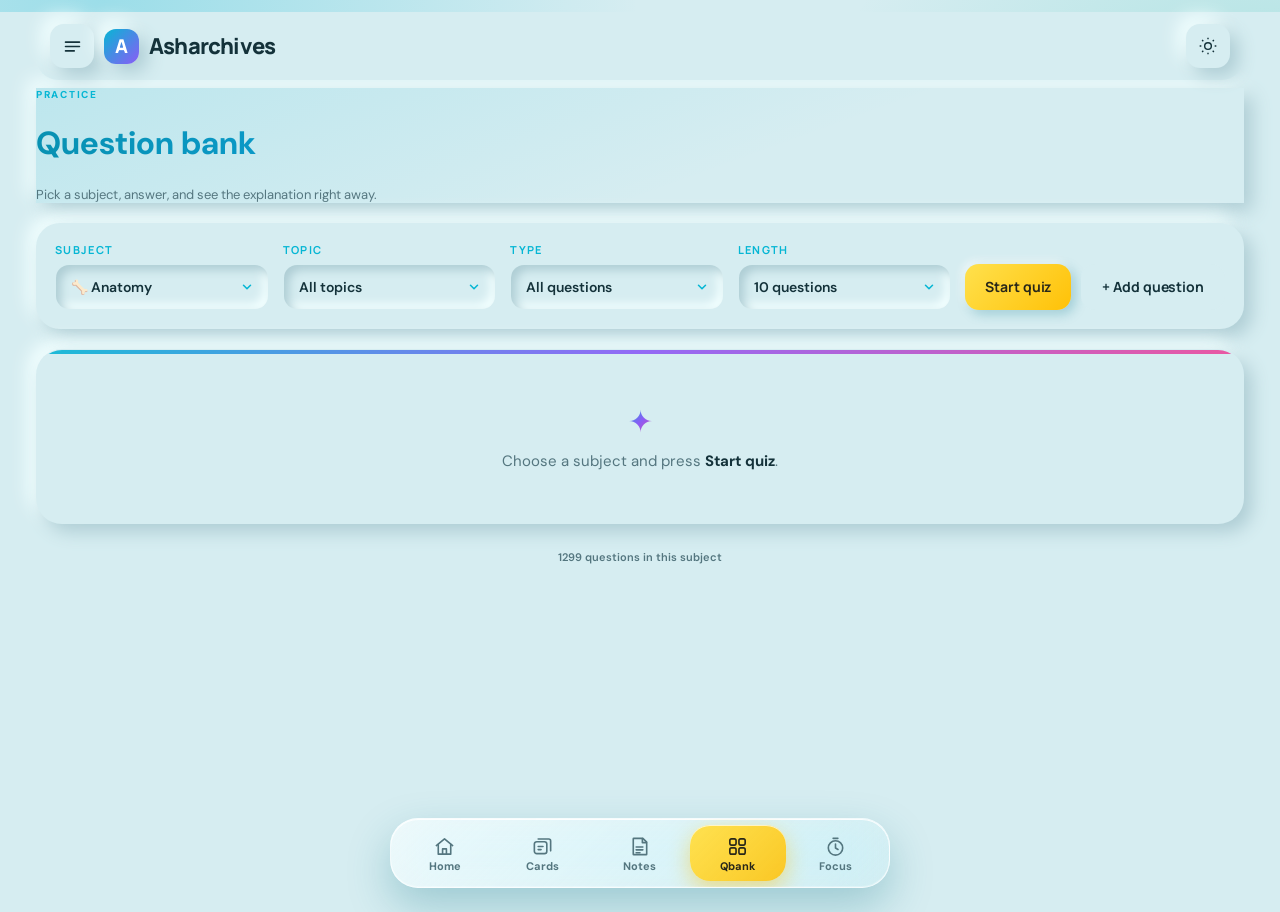
<file: qbank.html>
<!DOCTYPE html>
<html lang="en"><head><meta charset="UTF-8"><meta name="viewport" content="width=device-width, initial-scale=1, viewport-fit=cover">
<title>Qbank — Asharchives</title>
<script>try{document.documentElement.dataset.theme=localStorage.getItem("asharrow-theme")||(matchMedia("(prefers-color-scheme: dark)").matches?"dark":"light")}catch(e){}</script>
<link href="https://fonts.googleapis.com/css2?family=DM+Sans:wght@400;500;600;700&family=Manrope:wght@400;500;600;700;800&display=swap" rel="stylesheet">
  <link rel="icon" href="favicon-32.png" type="image/png">
  <link rel="apple-touch-icon" href="apple-touch-icon.png">
  <link rel="stylesheet" href="styles.css"><link rel="stylesheet" href="glass.css"><link rel="stylesheet" href="nav.css">
<script src="videos.js" defer></script>
  <script src="subjects.js" defer></script><script src="nav.js" defer></script><script src="glass.js" defer></script><script src="qbank.js" defer></script>
<link rel="stylesheet" href="neumorphism.css"><link rel="stylesheet" href="anim.css">
  <link rel="stylesheet" href="theme.css"><link rel="stylesheet" href="qbank.css"><script src="anim.js" defer></script>
</head><body data-page="qbank"><div class="app-shell">
<header class="topbar"><div class="topbar-left">
<button class="icon-button menu-button" type="button" data-menu-toggle aria-label="Open menu" aria-expanded="false" aria-controls="drawer"><svg viewBox="0 0 24 24" aria-hidden="true"><path d="M4 7h16M4 12h16M4 17h10"/></svg></button>
<a class="brand" href="index.html"><span class="brand-mark">A</span><span>Asharchives</span></a></div>
<div class="topbar-actions"><button class="icon-button theme-toggle" id="themeToggle" type="button" aria-label="Switch theme"><svg class="sun-icon" viewBox="0 0 24 24"><circle cx="12" cy="12" r="4"></circle><path d="M12 2v2m0 16v2M4.93 4.93l1.42 1.42m11.3 11.3 1.42 1.42M2 12h2m16 0h2M4.93 19.07l1.42-1.42m11.3-11.3 1.42-1.42"></path></svg><svg class="moon-icon" viewBox="0 0 24 24"><path d="M20.3 15.4A8.5 8.5 0 0 1 8.6 3.7 8.6 8.6 0 1 0 20.3 15.4Z"></path></svg></button></div></header>
<main class="qb-main">
<div class="page-head"><p class="eyebrow muted-eyebrow">PRACTICE</p><h1>Question bank</h1><p class="section-subtitle">Pick a subject, answer, and see the explanation right away.</p></div>
<div class="qb-bar" role="group" aria-label="Quiz settings"><label class="qb-field"><span>Subject</span><select id="qbSubject" aria-label="Subject"></select></label><label class="qb-field"><span>Topic</span><select id="qbTopic" aria-label="Topic"><option value="">All topics</option></select></label><label class="qb-field"><span>Type</span><select id="qbMode" aria-label="Question type"><option value="all">All questions</option><option value="pyq">PYQs only</option></select></label><label class="qb-field"><span>Length</span><select id="qbCount" aria-label="Number of questions"><option value="10">10 questions</option><option value="25">25 questions</option><option value="50">50 questions</option><option value="all">All questions</option></select></label><div class="qb-actions"><button class="btn btn-primary" id="qbStart" type="button">Start quiz</button><button class="btn" id="qbAddToggle" type="button">+ Add question</button></div></div>
<section class="qb-card qb-add" id="qbAdd" hidden>
<input id="aQ" placeholder="Question"><input id="aO1" placeholder="Option A"><input id="aO2" placeholder="Option B"><input id="aO3" placeholder="Option C"><input id="aO4" placeholder="Option D">
<select id="aAns"><option value="0">Correct: A</option><option value="1">Correct: B</option><option value="2">Correct: C</option><option value="3">Correct: D</option></select><input id="aE" placeholder="Explanation (optional)">
<button class="btn btn-primary" id="aSave" type="button">Save question</button></section>
<section class="qb-card" id="qbQuiz" aria-live="polite"><div class="qb-empty"><span class="qb-empty-ico">✦</span><p>Choose a subject and press <b>Start quiz</b>.</p></div></section>
<p class="small-muted" id="qbStats"></p>
</main></div></body></html>
</file>
<file: styles.css>
/* Asharrow home — responsive light/dark design */
:root{color-scheme:light;--bg:#f4f5fb;--surface:#fff;--surface-2:#f7f8fc;--ink:#20243b;--muted:#7d8197;--line:#e8eaf2;--accent:#ffd21a;--accent-ink:#292613;--blue:#e7ebff;--lav:#eeebff;--shadow:0 12px 35px rgba(45,51,91,.06);--radius:22px}
:root[data-theme="dark"]{color-scheme:dark;--bg:#141622;--surface:#1e2130;--surface-2:#25293a;--ink:#f2f3fc;--muted:#a6abc1;--line:#34384c;--accent:#ffd21a;--accent-ink:#292613;--blue:#292f4b;--lav:#302b4b;--shadow:0 12px 35px rgba(0,0,0,.18)}
*{box-sizing:border-box}html{scroll-behavior:smooth}body{margin:0;background:var(--bg);color:var(--ink);font-family:"DM Sans",sans-serif;transition:background .2s,color .2s}a{color:inherit;text-decoration:none}button,input,select{font:inherit}.app-shell{max-width:1240px;margin:auto;padding:0 36px}.topbar{height:90px;display:flex;align-items:center;justify-content:space-between;gap:24px}.brand{display:inline-flex;align-items:center;gap:10px;font-family:Manrope,sans-serif;font-size:22px;font-weight:800;letter-spacing:-.8px;white-space:nowrap}.brand-mark{width:35px;height:35px;display:grid;place-items:center;border-radius:12px;background:var(--accent);color:#242338;font-weight:800;font-size:19px;box-shadow:0 5px 12px #ffd21a35}.topbar-actions{display:flex;align-items:center;gap:12px}.searchbox{display:flex;align-items:center;gap:10px;width:min(330px,45vw);height:44px;padding:0 12px;background:var(--surface);border:1px solid var(--line);border-radius:14px;color:var(--muted)}.searchbox svg{width:18px;fill:none;stroke:currentColor;stroke-width:1.8;flex-shrink:0}.searchbox input{width:100%;border:0;outline:0;background:transparent;color:var(--ink);min-width:0}.searchbox kbd{font-size:11px;border:1px solid var(--line);border-radius:5px;padding:2px 6px}.icon-button{width:44px;height:44px;display:grid;place-items:center;border:1px solid var(--line);border-radius:14px;background:var(--surface);color:var(--ink);cursor:pointer}.icon-button svg{width:20px;fill:none;stroke:currentColor;stroke-width:1.7}.moon-icon{display:none}:root[data-theme="dark"] .sun-icon{display:none}:root[data-theme="dark"] .moon-icon{display:block}.welcome-grid{display:grid;grid-template-columns:minmax(0,1.65fr) minmax(260px,.8fr);gap:22px}.hero-card{position:relative;overflow:hidden;min-height:340px;padding:38px 40px;border-radius:26px;background:var(--blue);isolation:isolate}.eyebrow{margin:0 0 14px;font-size:10px;letter-spacing:1.7px;font-weight:800;color:#626b98}.eyebrow-dot{display:inline-block;width:7px;height:7px;border-radius:50%;background:var(--accent);margin-right:7px}.hero-card h1{position:relative;z-index:2;margin:0;font-family:Manrope,sans-serif;font-size:clamp(34px,4.3vw,52px);line-height:1.09;letter-spacing:-2px}.hero-card h1 span{color:#6873ad}.hero-copy{position:relative;z-index:2;max-width:365px;margin:16px 0 25px;color:var(--muted);line-height:1.6;font-size:14px}.primary-button{position:relative;z-index:2;display:inline-flex;align-items:center;gap:16px;background:var(--accent);color:var(--accent-ink);padding:13px 17px;border-radius:12px;font-size:13px;font-weight:800;box-shadow:0 7px 16px #d9b00025;transition:transform .18s}.primary-button:hover{transform:translateY(-2px)}.hero-decoration{position:absolute;right:5%;top:0;width:42%;height:100%;z-index:1;pointer-events:none}.orbit{position:absolute;border:1px solid #aab3e2a0;border-radius:50%;transform:rotate(-25deg)}.orbit-one{width:270px;height:360px;right:0;top:-5px}.orbit-two{width:210px;height:300px;right:30px;top:30px}.anatomy-card{position:absolute;right:25px;top:75px;width:135px;height:185px;background:#fff9;border:1px solid #fff;border-radius:65px 65px 24px 24px;box-shadow:0 15px 30px #48518a18;display:flex;align-items:center;flex-direction:column;justify-content:center;transform:rotate(8deg)}.anatomy-spark{font-size:49px;color:#8792ce}.anatomy-line{width:44px;height:44px;border:2px solid #c6cbed;border-radius:50%;margin:6px}.anatomy-dot{width:7px;height:7px;border-radius:50%;background:var(--accent);position:absolute;right:20px;top:44px}.anatomy-label{font-size:7px;letter-spacing:1px;color:#73799d;font-weight:800}.daily-card{padding:25px 25px 22px;border:1px solid var(--line);border-radius:26px;background:var(--surface);box-shadow:var(--shadow)}.card-heading{display:flex;justify-content:space-between;align-items:center}.muted-eyebrow{color:var(--muted);margin-bottom:8px}.card-heading h2,.section-heading h2,.educator-banner h2{font-family:Manrope,sans-serif;margin:0;letter-spacing:-.8px;font-size:21px}.mini-icon{width:35px;height:35px;display:grid;place-items:center;background:var(--surface-2);border-radius:12px;color:#8c91bb}.streak-number{margin-top:18px;display:flex;align-items:center;gap:8px;font-family:Manrope,sans-serif;font-size:52px;font-weight:800;letter-spacing:-2px;line-height:1}.streak-flame{display:grid;place-items:center;width:31px;height:31px;border-radius:10px;background:#fff3c2;color:#d69e00;font-size:18px;letter-spacing:0}.streak-caption{margin:5px 0 2px;font-size:13px;font-weight:700}.small-muted{font-size:11px;line-height:1.5;color:var(--muted);margin:5px 0 14px}.week-row{display:grid;grid-template-columns:repeat(7,1fr);gap:7px}.week-day{display:flex;flex-direction:column;align-items:center;gap:7px;font-size:10px;color:var(--muted)}.week-dot{width:24px;height:24px;border-radius:8px;background:var(--surface-2);border:1px solid var(--line);display:grid;place-items:center;font-size:10px}.week-dot.active{background:var(--accent);border-color:var(--accent);color:#30290e;font-weight:800}.activity-divider{height:1px;background:var(--line);margin:19px 0 13px}.activity-stat{display:flex;align-items:center;justify-content:space-between;margin-top:9px;color:var(--muted);font-size:12px}.activity-stat strong{color:var(--ink);font-size:14px}.section-block{padding:48px 0 38px}.section-heading{display:flex;justify-content:space-between;align-items:end;gap:20px;margin-bottom:23px}.section-heading h2{font-size:27px}.section-subtitle{font-size:13px;color:var(--muted);margin:8px 0 0}.year-select-wrap{display:flex;align-items:center;gap:9px;font-size:12px;color:var(--muted);white-space:nowrap}.year-select-wrap select{appearance:none;border:1px solid var(--line);border-radius:11px;padding:10px 32px 10px 12px;background:var(--surface) url("data:image/svg+xml,%3Csvg xmlns='http://www.w3.org/2000/svg' width='12' height='12' viewBox='0 0 24 24' fill='none' stroke='%238087a0' stroke-width='2'%3E%3Cpath d='m6 9 6 6 6-6'/%3E%3C/svg%3E") no-repeat right 11px center;color:var(--ink);outline:0}.subject-grid{display:grid;grid-template-columns:repeat(3,minmax(0,1fr));gap:16px}.subject-card{min-width:0;position:relative;display:flex;flex-direction:column;min-height:188px;padding:20px;border:1px solid var(--line);border-radius:20px;background:var(--surface);transition:transform .18s,border-color .18s,box-shadow .18s}.subject-card:hover{transform:translateY(-3px);border-color:#c5c9e5;box-shadow:var(--shadow)}.subject-top{display:flex;align-items:flex-start;justify-content:space-between;gap:12px}.subject-icon{width:47px;height:47px;border-radius:15px;display:grid;place-items:center;font-size:23px;flex-shrink:0}.subject-icon.blue{background:#e7edff}.subject-icon.yellow{background:#fff3bf}.subject-icon.pink{background:#ffe6ef}.subject-icon.green{background:#dff7eb}.subject-icon.purple{background:#eee6ff}.subject-icon.orange{background:#ffeadb}.subject-icon.cyan{background:#dff7fa}.subject-icon.rose{background:#ffe4e0}.subject-arrow{font-size:20px;color:#9a9db3}.subject-card h3{font-family:Manrope,sans-serif;font-size:17px;letter-spacing:-.3px;margin:18px 0 5px}.subject-card p{font-size:12px;color:var(--muted);margin:0;line-height:1.5}.subject-bottom{display:flex;align-items:center;justify-content:space-between;gap:8px;margin-top:auto;padding-top:17px;font-size:11px;color:var(--muted)}.year-pill{padding:5px 8px;border-radius:7px;background:var(--surface-2);font-weight:700}.progress-track{height:4px;border-radius:5px;background:var(--line);overflow:hidden;flex:1;max-width:80px}.progress-track span{display:block;height:100%;width:0;background:var(--accent);border-radius:5px}.loading-card{padding:20px;color:var(--muted)}.empty-state{padding:25px;text-align:center;color:var(--muted);font-size:13px}.educator-banner{display:flex;align-items:center;gap:20px;padding:25px 28px;margin:0 0 36px;border-radius:22px;background:var(--surface-2);border:1px solid var(--line)}.educator-icon{display:grid;place-items:center;flex-shrink:0;width:54px;height:54px;border-radius:17px;background:var(--accent);font-size:24px;color:#393015}.educator-banner .eyebrow{margin-bottom:6px}.educator-banner h2{font-size:20px}.educator-banner p:not(.eyebrow){font-size:12px;color:var(--muted);margin:6px 0 0}.text-link{margin-left:auto;white-space:nowrap;font-size:12px;font-weight:800}.text-link span{margin-left:7px}.footer{display:flex;align-items:center;justify-content:space-between;gap:18px;padding:22px 0 30px;border-top:1px solid var(--line);font-size:11px;color:var(--muted)}.footer-brand{font-size:15px;color:var(--ink)}.footer-brand .brand-mark{width:27px;height:27px;border-radius:9px;font-size:14px}.footer-note{text-align:right}
@media(max-width:850px){.app-shell{padding:0 22px}.welcome-grid{grid-template-columns:1fr}.hero-card{min-height:310px}.daily-card{display:grid;grid-template-columns:1fr 1fr;column-gap:20px}.card-heading{grid-column:1/-1}.streak-number{margin-top:12px}.week-row{grid-column:2;grid-row:2/5;align-self:center}.activity-divider{grid-column:1/-1}.activity-stat{grid-column:1/-1}.subject-grid{grid-template-columns:repeat(2,minmax(0,1fr))}.hero-decoration{right:1%;opacity:.8}}
@media(max-width:560px){.app-shell{padding:0 15px}.topbar{height:72px}.brand{font-size:19px}.brand-mark{width:32px;height:32px}.topbar-actions{gap:7px}.searchbox{width:42px;padding:0 11px;border-radius:13px}.searchbox input,.searchbox kbd{display:none}.searchbox:focus-within{position:absolute;left:15px;right:66px;z-index:5;width:auto;background:var(--surface);box-shadow:var(--shadow)}.searchbox:focus-within input{display:block}.searchbox:focus-within kbd{display:none}.icon-button{width:42px;height:42px}.hero-card{padding:28px 24px;min-height:325px}.hero-card h1{font-size:39px}.hero-copy{max-width:230px;font-size:13px}.hero-decoration{right:-30px;top:35px;opacity:.55;transform:scale(.75);transform-origin:right center}.daily-card{padding:20px;grid-template-columns:1fr}.card-heading,.week-row,.activity-divider,.activity-stat{grid-column:auto;grid-row:auto}.week-row{margin:15px 0 0}.section-block{padding:35px 0 28px}.section-heading{align-items:flex-start;flex-direction:column}.section-heading h2{font-size:24px}.subject-grid{grid-template-columns:1fr 1fr;gap:10px}.subject-card{padding:14px;min-height:180px;border-radius:17px}.subject-icon{width:40px;height:40px;border-radius:13px;font-size:20px}.subject-card h3{font-size:14px;margin-top:14px}.subject-card p{font-size:11px}.subject-bottom{font-size:10px;flex-wrap:wrap}.progress-track{max-width:42px}.educator-banner{padding:19px;gap:13px;align-items:flex-start;flex-wrap:wrap}.educator-icon{width:43px;height:43px}.educator-banner>div:nth-child(2){flex:1;min-width:170px}.educator-banner h2{font-size:17px}.text-link{margin:5px 0 0 56px}.footer{flex-wrap:wrap;justify-content:flex-start}.footer>span:nth-child(2){order:3;width:100%}.footer-note{margin-left:auto}}
</file>
<file: glass.css>
/* Asharchives — frosted glass + motion layer. Loads AFTER styles.css / lecture.css; delete this file to get the original look back. */
:root{--glass:rgba(255,255,255,.52);--glass-hi:rgba(255,255,255,.76);--glass-edge:rgba(255,255,255,.78);--glass-sh:0 10px 34px rgba(62,72,140,.13),inset 0 1px 0 rgba(255,255,255,.85);--fx:blur(18px) saturate(165%);--hero:linear-gradient(135deg,rgba(226,231,255,.8),rgba(255,255,255,.42));--b1:#ffe27a;--b2:#b9c4ff;--b3:#f3c9ff}
:root[data-theme="dark"]{--glass:rgba(34,38,60,.5);--glass-hi:rgba(50,56,86,.72);--glass-edge:rgba(255,255,255,.11);--glass-sh:0 10px 34px rgba(0,0,0,.38),inset 0 1px 0 rgba(255,255,255,.09);--hero:linear-gradient(135deg,rgba(52,60,104,.74),rgba(30,33,52,.45));--b1:#8a7410;--b2:#3b4aa8;--b3:#6a2f8f}

/* living background the glass blurs against */
body{min-height:100vh;animation:fadeIn .6s backwards}
body::before,body::after{content:"";position:fixed;z-index:-1;border-radius:50%;filter:blur(80px);opacity:.6;pointer-events:none}
body::before{width:46vw;height:46vw;max-width:560px;max-height:560px;top:-8%;right:-6%;background:radial-gradient(circle,var(--b1),transparent 68%);animation:drift 20s ease-in-out infinite alternate}
body::after{width:52vw;height:52vw;max-width:640px;max-height:640px;bottom:-12%;left:-10%;background:radial-gradient(circle,var(--b2),var(--b3) 45%,transparent 70%);animation:drift 26s ease-in-out infinite alternate-reverse}

/* glass surfaces */
.topbar,.searchbox,.icon-button,.save-button,.playlist-search,.year-select-wrap select,.hero-card,.daily-card,.subject-card,.educator-banner,.course-hero,.notes-card,.playlist-card,.back-link{-webkit-backdrop-filter:var(--fx);backdrop-filter:var(--fx)}
.topbar,.searchbox,.icon-button,.save-button,.playlist-search,.year-select-wrap select,.subject-card,.daily-card,.educator-banner,.notes-card,.playlist-card,.back-link,.topic-item{background-color:var(--glass);border-color:var(--glass-edge)}
.searchbox,.icon-button,.save-button,.playlist-search,.year-select-wrap select,.subject-card,.daily-card,.educator-banner,.notes-card,.playlist-card,.topbar,.back-link{box-shadow:var(--glass-sh)}
.hero-card,.course-hero{background:var(--hero);border:1px solid var(--glass-edge);box-shadow:var(--glass-sh)}
.save-button.is-saved{background-color:#fff3bf;border-color:#ffe17a}
.notes-card textarea{background:var(--glass);border-color:var(--glass-edge)}
.notes-card textarea:focus{box-shadow:0 0 0 3px rgba(255,210,26,.35)}
.topic-number{background:var(--glass-hi)}
.topic-item.active{background:var(--glass-hi);border-color:rgba(255,210,26,.6);box-shadow:0 8px 22px rgba(255,210,26,.18)}
.video-frame{border:1px solid rgba(255,255,255,.18);box-shadow:0 24px 60px rgba(30,35,80,.28)}
.video-frame iframe{animation:fadeIn .6s backwards}

/* floating glass nav */
.topbar{position:sticky;top:12px;z-index:50;height:68px;margin-top:12px;padding:0 14px;border:1px solid var(--glass-edge);border-radius:22px}
.back-link{display:inline-flex;align-items:center;gap:6px;height:44px;padding:0 14px;border:1px solid var(--glass-edge);border-radius:14px;font-size:13px;font-weight:700;transition:transform .2s}
.back-link:hover{transform:translateX(-3px)}

/* entrance animations (backwards-fill so hover transforms still work) */
.hero-card,.course-hero{animation:rise .7s cubic-bezier(.2,.8,.2,1) backwards}
.daily-card{animation:rise .7s .12s cubic-bezier(.2,.8,.2,1) backwards}
.section-block,.educator-banner,.learning-layout{animation:rise .7s .2s cubic-bezier(.2,.8,.2,1) backwards}
.subject-card{animation:rise .5s cubic-bezier(.2,.8,.2,1) backwards;position:relative;overflow:hidden;transition:transform .35s cubic-bezier(.2,.8,.2,1),box-shadow .35s,border-color .35s}
.subject-card:nth-child(3n+2){animation-delay:.07s}.subject-card:nth-child(3n){animation-delay:.14s}

/* hover: lift, sheen sweep, icon tilt */
.subject-card::before{content:"";position:absolute;inset:0;background:linear-gradient(115deg,transparent 35%,rgba(255,255,255,.35) 50%,transparent 65%);transform:translateX(-120%);transition:transform .8s ease;pointer-events:none}
.subject-card:hover{transform:translateY(-6px) scale(1.015);border-color:rgba(255,210,26,.6);box-shadow:0 18px 44px rgba(62,72,140,.22),inset 0 1px 0 rgba(255,255,255,.9)}
.subject-card:hover::before{transform:translateX(120%)}
.subject-arrow,.subject-icon,.primary-button span,.icon-button svg,.brand-mark{transition:transform .3s}
.subject-card:hover .subject-arrow{transform:translate(3px,-3px)}
.subject-card:hover .subject-icon{transform:rotate(-8deg) scale(1.1)}
.primary-button:hover{transform:translateY(-3px);box-shadow:0 12px 26px #d9b00040}.primary-button:hover span{transform:translate(3px,-3px)}
.icon-button:hover svg{transform:rotate(25deg)}.brand:hover .brand-mark{transform:rotate(-8deg) scale(1.08)}
.icon-button,.save-button,.complete-button,.outline-button{transition:transform .2s,box-shadow .2s,background .2s}
.icon-button:hover,.save-button:hover,.complete-button:hover,.outline-button:hover{transform:translateY(-2px)}
.icon-button:active,.save-button:active,.complete-button:active,.outline-button:active{transform:scale(.95)}
.topic-item{transition:transform .25s,border-color .2s,background .2s,box-shadow .25s}.topic-item:hover{transform:translateX(4px);border-color:var(--glass-edge)}

/* ambient motion */
.orbit,.art-orbit{animation:spin 50s linear infinite}.orbit-two{animation-direction:reverse;animation-duration:70s}.art-orbit{animation-name:spinB}
.anatomy-card{animation:floatA 6s ease-in-out infinite}.art-circle{animation:floatB 7s ease-in-out infinite}
.art-star,.anatomy-spark{animation:twinkle 3.6s ease-in-out infinite}.star-two{animation-delay:1.2s}
.brand-mark,.streak-flame{animation:glow 3.2s ease-in-out infinite}
.play-bubble{animation:pulse 2.4s ease-out infinite}
.week-dot.active{animation:pop .5s .3s backwards}
.progress-track span{background:linear-gradient(90deg,#ffd21a,#ffe98a,#ffd21a);background-size:200% 100%;animation:shimmer 2.6s linear infinite}

@keyframes rise{from{opacity:0;transform:translateY(22px) scale(.98)}}
@keyframes fadeIn{from{opacity:0}}
@keyframes drift{to{transform:translate(6vw,-5vh) scale(1.15)}}
@keyframes spin{to{transform:rotate(335deg)}}
@keyframes spinB{to{transform:rotate(395deg)}}
@keyframes floatA{50%{transform:rotate(8deg) translateY(-12px)}}
@keyframes floatB{50%{transform:rotate(7deg) translateY(-9px)}}
@keyframes twinkle{50%{opacity:.35;transform:scale(.8) rotate(20deg)}}
@keyframes glow{50%{box-shadow:0 5px 22px #ffd21a99}}
@keyframes pulse{0%{box-shadow:0 0 0 0 #ffd21a88}70%,100%{box-shadow:0 0 0 18px #ffd21a00}}
@keyframes shimmer{to{background-position:-200% 0}}
@keyframes pop{from{transform:scale(.4);opacity:0}}

@media(max-width:560px){:root{--fx:blur(12px) saturate(150%)}.topbar{top:8px;height:60px;margin-top:8px;padding:0 10px}.searchbox:focus-within{left:8px;right:60px;background:var(--glass-hi)}}
@media(prefers-reduced-motion:reduce){*,*::before,*::after{animation:none!important;transition:none!important}}

/* ================= v2: player fix · deeper glass · MBBS motion ================= */
:root{--glare:rgba(255,255,255,.55);--glass-deep:rgba(255,255,255,.34)}
:root[data-theme="dark"]{--glare:rgba(160,170,255,.16);--glass-deep:rgba(20,22,40,.42)}

/* FIX: the browser's [hidden] rule was being overridden by author display rules,
   so the placeholder covered the player. Hidden must always win. */
[hidden]{display:none!important}

/* ---- player: every source sits in the same 16:9 box, placeholder sits on top only when empty ---- */
.video-frame>iframe,.video-frame>video{position:absolute;inset:0;z-index:1;width:100%;height:100%;border:0;background:#0b0d16;object-fit:contain}
.video-placeholder{z-index:3;padding:18px}
.video-placeholder p{max-width:360px}
.link-form{display:flex;gap:8px;width:100%;max-width:440px;margin:6px 0 0}
.link-form input{flex:1;min-width:0;height:42px;padding:0 13px;border-radius:12px;border:1px solid rgba(255,255,255,.24);background:rgba(255,255,255,.1);color:#fff;font:12px "DM Sans",sans-serif;outline:0;-webkit-backdrop-filter:blur(12px);backdrop-filter:blur(12px);transition:border-color .2s,box-shadow .2s}
.link-form input::placeholder{color:#c1c7de}
.link-form input:focus{border-color:var(--accent);box-shadow:0 0 0 3px rgba(255,210,26,.25)}
.link-form .outline-button{height:42px;white-space:nowrap;background:var(--accent);color:#292613;border-color:transparent}
.link-error{color:#ffc2c2!important;margin:10px 0 0!important;font-size:11px!important}
.external-card{position:absolute;inset:0;z-index:2;display:flex;flex-direction:column;align-items:center;justify-content:center;gap:8px;padding:22px;text-align:center;color:#f4f5ff;background:radial-gradient(circle at 50% 20%,#3d4470,#1d2030 70%);-webkit-backdrop-filter:blur(8px);backdrop-filter:blur(8px)}
.external-card h3{font:700 17px Manrope,sans-serif;margin:10px 0 0}
.external-card p{max-width:380px;color:#c1c7de;font-size:12px;line-height:1.55;margin:0}
.external-card .outline-button{display:inline-block;text-decoration:none;margin-top:8px;background:var(--accent);color:#292613;border-color:transparent}
.video-toolbar{display:flex;justify-content:space-between;align-items:center;flex-wrap:wrap;gap:10px 14px;margin-top:13px;padding:11px 15px;border-radius:16px;border:1px solid var(--glass-edge);background:var(--glass-hi);-webkit-backdrop-filter:var(--fx);backdrop-filter:var(--fx);box-shadow:var(--glass-sh);font-size:11px;color:var(--muted)}
.toolbar-actions{display:flex;gap:16px;align-items:center;flex-wrap:wrap}
.video-toolbar a{color:var(--ink);font-weight:700;text-decoration:none;transition:color .2s}
.video-toolbar a:hover{color:#9a7a00}
.video-toolbar button{border:0;background:transparent;color:var(--ink);font:700 11px "DM Sans",sans-serif;cursor:pointer;padding:0;transition:color .2s}
.video-toolbar button:hover{color:#9a7a00}
.video-frame{animation:rise .6s cubic-bezier(.2,.8,.2,1) backwards}

/* ---- deeper glass on the remaining surfaces ---- */
.breadcrumbs{display:inline-flex;padding:7px 15px;border-radius:999px;background:var(--glass);border:1px solid var(--glass-edge);-webkit-backdrop-filter:var(--fx);backdrop-filter:var(--fx);box-shadow:var(--glass-sh)}
.topic-item,.playlist-count,.mini-icon,.week-dot,.lecture-under,.section-title-row{-webkit-backdrop-filter:var(--fx);backdrop-filter:var(--fx)}
.topic-item{position:relative;overflow:hidden;background:var(--glass);border-color:var(--glass-edge);box-shadow:0 4px 14px rgba(62,72,140,.06)}
.topic-item.active{background:var(--glass-hi)}
.playlist-count,.mini-icon{background:var(--glass-hi);border:1px solid var(--glass-edge);box-shadow:var(--glass-sh)}
.footer{margin-top:16px;padding:18px 24px;border:1px solid var(--glass-edge);border-radius:22px;background:var(--glass);-webkit-backdrop-filter:var(--fx);backdrop-filter:var(--fx);box-shadow:var(--glass-sh)}
.course-footer{padding-top:19px}
.lecture-under{background:transparent}
.notes-card textarea{background:var(--glass-deep)}
.educator-banner{background:var(--glass)}
.topic-item.completed .topic-number{background:rgba(223,247,235,.85)}

/* cursor glare: a soft light that follows the pointer across glass */
.subject-card::after,.hero-card::after,.course-hero::after,.daily-card::after,.topic-item::after,.educator-banner::after{content:"";position:absolute;inset:0;z-index:0;border-radius:inherit;pointer-events:none;opacity:0;transition:opacity .35s;background:radial-gradient(260px circle at var(--mx,50%) var(--my,50%),var(--glare),transparent 62%)}
.subject-card:hover::after,.hero-card:hover::after,.course-hero:hover::after,.daily-card:hover::after,.topic-item:hover::after,.educator-banner:hover::after{opacity:1}
.subject-card>*,.topic-item>*,.daily-card>*,.educator-banner>*{position:relative;z-index:1}
.hero-card>*:not(.hero-decoration):not(.ecg),.course-hero>*:not(.ecg){position:relative}

/* ---- MBBS motifs ---- */
/* heartbeat on the live dot, double-beat rhythm */
.eyebrow-dot{animation:beat 1.8s ease-in-out infinite}
@keyframes beat{0%,100%{transform:scale(1)}12%{transform:scale(1.55)}24%{transform:scale(1)}36%{transform:scale(1.3)}60%{transform:scale(1)}}

.course-art{z-index:2}
/* ECG strip: draws a heartbeat that scrolls across the hero */
.ecg{position:absolute;left:0;right:0;bottom:0;height:40px;overflow:hidden;pointer-events:none;z-index:1;opacity:.6;-webkit-mask:linear-gradient(90deg,transparent,#000 14%,#000 86%,transparent);mask:linear-gradient(90deg,transparent,#000 14%,#000 86%,transparent)}
.ecg-track{display:flex;width:200%;height:100%;animation:ecgScroll 9s linear infinite}
.ecg-track svg{flex:none;width:50%;height:100%;overflow:visible}
.ecg-track path{fill:none;stroke:#c9a200;stroke-width:2;stroke-linejoin:round;stroke-linecap:round;filter:drop-shadow(0 0 4px rgba(255,210,26,.7))}
:root[data-theme="dark"] .ecg-track path{stroke:#ffd21a}
@keyframes ecgScroll{to{transform:translateX(-50%)}}

/* gradient shimmer on the hero's highlighted words */
.hero-card h1 span{color:transparent;background:linear-gradient(90deg,#6873ad,#ffd21a,#9aa6e6,#6873ad);background-size:300% 100%;-webkit-background-clip:text;background-clip:text;animation:textShimmer 7s linear infinite}
@keyframes textShimmer{to{background-position:-300% 0}}

/* floating crosses and capsules behind the page */
.med-bg{position:fixed;inset:0;z-index:-1;pointer-events:none;overflow:hidden}
.med-bg>span{position:absolute;width:var(--s);height:var(--s);opacity:.22;animation:floatMed var(--d,10s) ease-in-out infinite alternate}
.med-bg .cross svg{width:100%;height:100%;fill:#8d97d6}
.med-bg .pill{height:calc(var(--s)*.5);width:calc(var(--s)*2.1);border-radius:999px;background:linear-gradient(90deg,#ffd21a 0 50%,#b9c4ff 50% 100%);transform:rotate(-30deg);box-shadow:inset 0 1px 0 rgba(255,255,255,.6)}
:root[data-theme="dark"] .med-bg .cross svg{fill:#5f6ab3}
@keyframes floatMed{from{transform:translate(0,0) rotate(0)}to{transform:translate(18px,-26px) rotate(40deg)}}

/* entrance motion for lists, pills and the stats card */
.activity-stat strong{animation:pop .6s .4s cubic-bezier(.2,.8,.2,1) backwards}
.playlist-count{animation:pop .5s .25s backwards}
.topic-number{transition:transform .25s,background .25s}
.topic-item:hover .topic-number{transform:scale(1.08) rotate(-4deg)}
.complete-button{position:relative;overflow:hidden}
.complete-button::after{content:"";position:absolute;inset:0;background:linear-gradient(115deg,transparent 35%,rgba(255,255,255,.55) 50%,transparent 65%);transform:translateX(-120%);transition:transform .7s ease}
.complete-button:hover::after{transform:translateX(120%)}
.primary-button{position:relative;overflow:hidden}
.primary-button::before{content:"";position:absolute;inset:0;background:linear-gradient(115deg,transparent 35%,rgba(255,255,255,.5) 50%,transparent 65%);transform:translateX(-120%);transition:transform .7s ease;pointer-events:none}
.primary-button:hover::before{transform:translateX(120%)}

@media(max-width:560px){.breadcrumbs{display:flex;padding:6px 12px}.video-toolbar{font-size:10px}.ecg{height:30px}
.video-placeholder{padding:12px}.video-placeholder>*{flex-shrink:0}.video-placeholder .play-bubble{width:40px;height:40px;font-size:15px;border-radius:14px}
.video-placeholder h3{margin:8px 0 0;font-size:14px}.video-placeholder>p:not(.link-error){display:none}
.link-form{margin-top:10px;gap:6px}.link-form input{flex:1 1 auto;height:38px;padding:0 10px;font-size:11px}.link-form .outline-button{height:38px;padding:0 12px}
.external-card{padding:14px}.external-card p{display:none}}
@media(prefers-reduced-motion:reduce){.med-bg,.ecg{display:none}}
</file>
<file: nav.css>
/* Asharchives — sidebar, hamburger, bottom tab bar, toast.
   Uses the colour/glass variables from styles.css + glass.css. Load after glass.css. */

:root{--dock-bg:rgba(255,255,255,.93)}
:root[data-theme="dark"]{--dock-bg:rgba(30,33,52,.94)}
.icon-button:focus-visible,.back-link:focus-visible,.brand:focus-visible{outline:2px solid var(--accent);outline-offset:2px}

/* ---------- hamburger in the topbar ---------- */
.topbar-left{display:flex;align-items:center;gap:10px;min-width:0}
.menu-button svg{width:21px;fill:none;stroke:currentColor;stroke-width:1.8;stroke-linecap:round}
.menu-button:hover svg{transform:none}

/* ---------- drawer ---------- */
html.nav-open{overflow:hidden}
.nav-overlay{position:fixed;inset:0;z-index:90;background:rgba(18,20,38,.42);-webkit-backdrop-filter:blur(3px);backdrop-filter:blur(3px);opacity:0;visibility:hidden;transition:opacity .25s,visibility 0s .25s}
html.nav-open .nav-overlay{opacity:1;visibility:visible;transition:opacity .25s}
.drawer{position:fixed;z-index:100;top:0;bottom:0;left:0;width:min(86vw,320px);display:flex;flex-direction:column;padding:18px 16px calc(16px + env(safe-area-inset-bottom,0px));
  background:var(--glass-hi);-webkit-backdrop-filter:blur(26px) saturate(170%);backdrop-filter:blur(26px) saturate(170%);
  border-right:1px solid var(--glass-edge);box-shadow:18px 0 50px rgba(20,24,60,.22);
  transform:translateX(-102%);visibility:hidden;transition:transform .32s cubic-bezier(.2,.8,.2,1),visibility 0s .32s;overflow-y:auto;overscroll-behavior:contain}
html.nav-open .drawer{transform:none;visibility:visible;transition:transform .32s cubic-bezier(.2,.8,.2,1)}
.drawer-head{display:flex;align-items:center;justify-content:space-between;gap:12px;padding:2px 2px 18px}
.drawer-head .icon-button svg{width:19px}
.drawer-nav{display:flex;flex-direction:column;gap:4px}
.drawer-label{margin:16px 10px 6px;font-size:12px;font-weight:700;color:var(--muted)}
.drawer-label:first-child{margin-top:4px}
.drawer-link{display:flex;align-items:center;gap:13px;min-height:48px;padding:0 12px;border-radius:14px;font-size:15px;font-weight:600;color:var(--ink);border:1px solid transparent;transition:background .18s,border-color .18s}
.drawer-link svg{width:22px;height:22px;flex-shrink:0;fill:none;stroke:currentColor;stroke-width:1.7;stroke-linecap:round;stroke-linejoin:round;color:var(--muted)}
.drawer-link:hover{background:var(--glass)}
.drawer-link.is-active{background:var(--glass);border-color:rgba(255,210,26,.65);box-shadow:inset 3px 0 0 var(--accent)}
.drawer-link.is-active svg{color:var(--ink)}
.drawer-link:focus-visible,.dock-tab:focus-visible,.drawer-theme:focus-visible{outline:2px solid var(--accent);outline-offset:2px}
.badge{margin-left:auto;min-width:24px;padding:3px 8px;border-radius:999px;background:var(--accent);color:var(--accent-ink);font-size:11px;font-weight:800;font-style:normal;text-align:center}
.badge.live{font-variant-numeric:tabular-nums}
.drawer-foot{margin-top:auto;padding-top:20px}
.drawer-today{display:grid;grid-template-columns:repeat(3,1fr);gap:8px;padding:14px 8px;border-radius:16px;background:var(--glass);border:1px solid var(--glass-edge)}
.drawer-today div{display:flex;flex-direction:column;align-items:center;gap:3px;text-align:center}
.drawer-today strong{font:800 20px Manrope,sans-serif;letter-spacing:-.5px}
.drawer-today span{font-size:11px;color:var(--muted)}
.drawer-theme{display:flex;align-items:center;gap:12px;width:100%;margin-top:10px;min-height:46px;padding:0 12px;border:1px solid var(--glass-edge);border-radius:14px;background:var(--glass);color:var(--ink);font-size:14px;font-weight:600;cursor:pointer}
.drawer-theme svg{width:20px;fill:none;stroke:currentColor;stroke-width:1.7}
.drawer-theme .sun-icon,.drawer-theme .moon-icon{display:none}
.drawer-theme .sun-icon{display:grid}
:root[data-theme="dark"] .drawer-theme .sun-icon{display:none}
:root[data-theme="dark"] .drawer-theme .moon-icon{display:grid}
.drawer-note{margin:12px 4px 0;font-size:11px;color:var(--muted)}

/* ---------- bottom tab bar ---------- */
.dock{position:fixed;z-index:60;left:50%;bottom:calc(12px + env(safe-area-inset-bottom,0px));transform:translateX(-50%);width:min(calc(100% - 24px),440px);display:grid;grid-template-columns:repeat(4,1fr);gap:4px;padding:6px;
  border-radius:24px;background:var(--dock-bg);border:1px solid var(--glass-edge);-webkit-backdrop-filter:blur(22px) saturate(170%);backdrop-filter:blur(22px) saturate(170%);box-shadow:0 14px 40px rgba(30,36,90,.22),inset 0 1px 0 rgba(255,255,255,.5)}
.dock-tab{position:relative;display:flex;flex-direction:column;align-items:center;justify-content:center;gap:3px;min-height:56px;border-radius:18px;color:var(--muted);font-size:11px;font-weight:700;transition:background .2s,color .2s}
.dock-tab svg{width:23px;height:23px;fill:none;stroke:currentColor;stroke-width:1.7;stroke-linecap:round;stroke-linejoin:round}
.dock-tab:hover{color:var(--ink)}
.dock-tab.is-active{background:var(--accent);color:var(--accent-ink);box-shadow:0 6px 16px rgba(217,176,0,.3)}
.dock-label{font-variant-numeric:tabular-nums;line-height:1}
.dock-tab.is-live::after,.dock-tab.is-paused::after{content:"";position:absolute;top:8px;right:calc(50% - 20px);width:8px;height:8px;border-radius:50%;background:#e5484d;box-shadow:0 0 0 2px var(--dock-bg);animation:beat 1.8s ease-in-out infinite}
.dock-tab.is-paused::after{background:var(--muted);animation:none}
.dock-tab.is-live:not(.is-active){color:var(--ink)}
body.has-dock .app-shell{padding-bottom:calc(92px + env(safe-area-inset-bottom,0px))}

/* ---------- toast ---------- */
.toast{position:fixed;z-index:120;left:50%;bottom:calc(98px + env(safe-area-inset-bottom,0px));transform:translate(-50%,16px);display:flex;align-items:center;gap:14px;max-width:min(calc(100% - 28px),420px);padding:12px 16px;border-radius:16px;
  background:#1f2236;color:#f4f5ff;font-size:13px;font-weight:600;line-height:1.4;box-shadow:0 16px 40px rgba(10,12,30,.35);opacity:0;pointer-events:none;transition:opacity .22s,transform .22s}
.toast.show{opacity:1;transform:translate(-50%,0);pointer-events:auto}
.toast button{border:0;background:transparent;color:var(--accent);font:800 13px "DM Sans",sans-serif;cursor:pointer;padding:4px 2px}

@media(max-width:560px){
  .topbar-left{gap:8px}
  .dock{bottom:calc(8px + env(safe-area-inset-bottom,0px));width:calc(100% - 16px)}
  .toast{bottom:calc(90px + env(safe-area-inset-bottom,0px))}
}
@media(prefers-reduced-motion:reduce){.drawer,.nav-overlay,.toast{transition:none!important}}
</file>
<file: neumorphism.css>
/* AshArchives — full neumorphic redesign. This layer replaces the previous glassmorphism look. */
:root{
 color-scheme:light;
 --bg:#e8e9ed; --surface:#e8e9ed; --surface-2:#e1e2e7; --ink:#24262d; --muted:#777b85;
 --line:transparent; --accent:#ffd21a; --accent-ink:#282719; --blue:#e8e9ed; --lav:#e8e9ed;
 --shadow:8px 8px 18px #c7c8cc,-8px -8px 18px #ffffff;
 --neo-shadow:8px 8px 18px #c7c8cc,-8px -8px 18px #ffffff;
 --neo-inset:inset 5px 5px 10px #c7c8cc,inset -5px -5px 10px #ffffff;
 --glass:var(--surface); --glass-hi:var(--surface); --glass-edge:transparent;
 --glass-sh:var(--neo-shadow); --fx:none; --hero:var(--surface); --b1:transparent;--b2:transparent;--b3:transparent;
 --radius:20px;
}
:root[data-theme="dark"]{
 color-scheme:dark;--bg:#24262b;--surface:#24262b;--surface-2:#202227;--ink:#f0f1f4;--muted:#a3a6af;
 --line:transparent;--accent:#ffd21a;--accent-ink:#292613;--blue:#24262b;--lav:#24262b;
 --shadow:8px 8px 18px #1b1c20,-8px -8px 18px #2d3036;
 --neo-shadow:8px 8px 18px #1b1c20,-8px -8px 18px #2d3036;
 --neo-inset:inset 5px 5px 10px #1b1c20,inset -5px -5px 10px #2d3036;
 --glass:var(--surface);--glass-hi:var(--surface);--glass-edge:transparent;--glass-sh:var(--neo-shadow);--hero:var(--surface);
}
html,body{background:var(--bg)!important;color:var(--ink)}
body{background-image:none!important}
body::before,body::after{display:none!important;content:none!important}
.app-shell{max-width:1320px}
.topbar{background:var(--bg)!important;border:0!important;box-shadow:none!important;backdrop-filter:none!important;-webkit-backdrop-filter:none!important}
.brand-mark{border-radius:12px;background:var(--surface)!important;box-shadow:var(--neo-shadow)!important;color:var(--ink)}
.searchbox,.icon-button,.save-button,.playlist-search,.year-select-wrap select,.subject-card,.daily-card,.educator-banner,.notes-card,.playlist-card,.back-link,.topic-item,.panel,.page-head,.head-stats div,.seg,.course-hero,.hero-card,.drawer,.drawer-head,.topic-card,.stat-card,.feature-card{
 background:var(--surface)!important;border:0!important;box-shadow:var(--neo-shadow)!important;backdrop-filter:none!important;-webkit-backdrop-filter:none!important;
}
.hero-card,.course-hero,.page-head{background:var(--surface)!important}
.hero-card{border-radius:26px}
.subject-card,.daily-card,.notes-card,.playlist-card,.panel,.feature-card{border-radius:20px}
.searchbox,.icon-button,.save-button,.playlist-search,.year-select-wrap select,.back-link{border-radius:14px}
input,textarea,select,.notes-card textarea,.searchbox input{background:var(--surface)!important;color:var(--ink)!important;border-color:transparent!important}
input:focus,textarea:focus,select:focus,.searchbox:focus-within{outline:none!important;box-shadow:var(--neo-inset)!important}
button,.btn,.chip,.flip,.icon-sm{transition:transform .18s ease,box-shadow .18s ease,background .18s ease}
.icon-button:hover,.subject-card:hover,.daily-card:hover,.playlist-card:hover,.back-link:hover,.btn:hover,.chip:hover{transform:translateY(-2px)}
.icon-button:active,.btn:active,.chip:active,.flip:active{box-shadow:var(--neo-inset)!important;transform:translateY(0)}
.seg button[aria-selected="true"],.seg button[aria-pressed="true"],.btn-primary,.primary-button{background:var(--accent)!important;color:var(--accent-ink)!important;border:0!important;box-shadow:4px 4px 10px #c7c8cc,-4px -4px 10px #fff!important}
:root[data-theme="dark"] .seg button[aria-selected="true"],:root[data-theme="dark"] .seg button[aria-pressed="true"],:root[data-theme="dark"] .btn-primary,:root[data-theme="dark"] .primary-button{box-shadow:4px 4px 10px #1b1c20,-4px -4px 10px #2d3036!important}
.drawer{border:0!important}
.drawer-link.is-active{background:var(--surface)!important;box-shadow:var(--neo-inset)!important;border:0!important}
.nav-overlay{backdrop-filter:none!important}
.topic-number,.eyebrow-dot{box-shadow:var(--neo-shadow)}
:root[data-theme="dark"] .save-button.is-saved{background:#514719!important}
@media(max-width:700px){.app-shell{padding-left:18px;padding-right:18px}.hero-card,.page-head{padding:25px 22px}.topbar{height:76px}.welcome-grid{gap:16px}}
@media(prefers-reduced-motion:reduce){*,*::before,*::after{animation-duration:.01ms!important;transition-duration:.01ms!important;scroll-behavior:auto!important}}
</file>
<file: anim.css>
/* Asharchives motion layer */
@keyframes ashUp{from{opacity:0;transform:translateY(18px) scale(.98)}to{opacity:1;transform:none}}
@keyframes ashFloat{50%{transform:translateY(-8px)}}
@keyframes ashPulse{50%{box-shadow:0 0 0 8px rgba(255,210,26,.18)}}
.topbar{animation:ashUp .5s ease both}
.hero-card,.daily-card,.page-head,.course-hero,.educator-banner{animation:ashUp .6s cubic-bezier(.2,.8,.2,1) both}
.daily-card{animation-delay:.1s}
.reveal{opacity:0;transform:translateY(18px);transition:opacity .55s ease,transform .55s cubic-bezier(.2,.8,.2,1);transition-delay:calc(var(--i,0)*45ms)}
.reveal.in{opacity:1;transform:none}
.subject-card,.notes-card,.playlist-card,.topic-item,.qb-card{transition:transform .25s ease,box-shadow .25s ease}
.subject-card:hover{transform:translateY(-6px)}
.subject-icon{transition:transform .3s ease}.subject-card:hover .subject-icon{transform:scale(1.15) rotate(-6deg)}
.subject-arrow{transition:transform .25s ease}.subject-card:hover .subject-arrow{transform:translate(3px,-3px)}
.progress-track span{transition:width .9s cubic-bezier(.2,.8,.2,1)}
.anatomy-card,.orbit{animation:ashFloat 6s ease-in-out infinite}.orbit-two{animation-delay:-3s}
.primary-button{animation:ashPulse 3s ease-in-out infinite}
.week-dot.active{animation:ashUp .4s ease both}
.dock-tab{transition:transform .2s ease}.dock-tab:active{transform:scale(.9)}
body>main,.app-shell>main{animation:ashUp .45s ease both}
@media (prefers-reduced-motion:reduce){*,*::before,*::after{animation:none!important;transition:none!important}.reveal{opacity:1;transform:none}}
</file>
<file: theme.css>
/* Asharchives colour layer: cyan-tinted light mode, vivid aurora dark mode */
:root{
 --bg:#d6edf1;--surface:#d6edf1;--surface-2:#c9e5ea;--ink:#14323a;--muted:#54767f;
 --neo-shadow:8px 8px 18px #aecdd4,-8px -8px 18px #f3ffff;--shadow:var(--neo-shadow);
 --neo-inset:inset 5px 5px 10px #aecdd4,inset -5px -5px 10px #f3ffff;
 --c1:#06b6d4;--c2:#0ea5e9;--c3:#14b8a6;--c4:#8b5cf6;--c5:#ec4899;
}
:root[data-theme="dark"]{
 --bg:#15162a;--surface:#1c1e38;--surface-2:#181a31;--ink:#eef0ff;--muted:#a6abd4;
 --neo-shadow:8px 8px 20px #0e0f1e,-6px -6px 16px #272a4d;--shadow:var(--neo-shadow);
 --neo-inset:inset 5px 5px 10px #0e0f1e,inset -4px -4px 9px #272a4d;
 --c1:#22d3ee;--c2:#818cf8;--c3:#34d399;--c4:#c084fc;--c5:#f472b6;
}
html,body{background:var(--bg)!important;background-attachment:fixed!important}
html{background-image:radial-gradient(60% 45% at 8% 0%,rgba(6,182,212,.28),transparent 70%),radial-gradient(50% 40% at 100% 10%,rgba(20,184,166,.20),transparent 70%),radial-gradient(60% 50% at 50% 100%,rgba(14,165,233,.18),transparent 70%)!important;background-attachment:fixed!important}
:root[data-theme="dark"] html,html[data-theme="dark"]{background-image:radial-gradient(55% 45% at 5% 0%,rgba(124,58,237,.38),transparent 70%),radial-gradient(50% 45% at 100% 8%,rgba(236,72,153,.28),transparent 70%),radial-gradient(55% 50% at 20% 100%,rgba(34,211,238,.24),transparent 70%),radial-gradient(45% 40% at 100% 100%,rgba(52,211,153,.18),transparent 70%)!important}
/* tinted cards */
.hero-card{background-image:linear-gradient(135deg,rgba(6,182,212,.20),rgba(255,255,255,0) 55%,rgba(20,184,166,.14))!important}
.daily-card,.educator-banner,.page-head,.course-hero{background-image:linear-gradient(160deg,rgba(6,182,212,.12),transparent 60%)!important}
html[data-theme="dark"] .hero-card{background-image:linear-gradient(135deg,rgba(139,92,246,.34),rgba(28,30,56,0) 52%,rgba(236,72,153,.24))!important}
html[data-theme="dark"] .daily-card{background-image:linear-gradient(160deg,rgba(34,211,238,.18),transparent 60%)!important}
html[data-theme="dark"] .educator-banner,html[data-theme="dark"] .page-head,html[data-theme="dark"] .course-hero{background-image:linear-gradient(150deg,rgba(192,132,252,.22),transparent 55%,rgba(244,114,182,.14))!important}
/* headline + accents */
.hero-card h1 span,.page-head h1,.streak-number{background:linear-gradient(90deg,var(--c1),var(--c4),var(--c5));-webkit-background-clip:text;background-clip:text;color:transparent!important;-webkit-text-fill-color:transparent}
:root:not([data-theme="dark"]) .hero-card h1 span,:root:not([data-theme="dark"]) .page-head h1,:root:not([data-theme="dark"]) .streak-number{background-image:linear-gradient(90deg,#0891b2,#0ea5e9,#14b8a6)}
.eyebrow{color:var(--c1)!important}.eyebrow-dot{background:var(--c1)!important;box-shadow:0 0 10px var(--c1)}
.brand-mark{background:linear-gradient(135deg,var(--c1),var(--c4))!important;color:#fff!important}
.progress-track span,.qb-bar-track i{background:linear-gradient(90deg,var(--c1),var(--c4),var(--c5))!important}
.week-dot.active{background:linear-gradient(135deg,var(--c1),var(--c3))!important;color:#fff!important}
.drawer-link.is-active,.dock-tab.is-active{color:var(--c1)!important}
.subject-card{border-top:3px solid var(--c1)!important}
.subject-card:nth-child(4n+2){border-top-color:var(--c4)!important}.subject-card:nth-child(4n+3){border-top-color:var(--c5)!important}.subject-card:nth-child(4n){border-top-color:var(--c3)!important}
html[data-theme="dark"] .subject-card:hover,html[data-theme="dark"] .playlist-card:hover{box-shadow:var(--neo-shadow),0 0 28px rgba(129,140,248,.35)!important}
/* subject icons: vivid chips */
.subject-icon{box-shadow:var(--neo-shadow)!important}
.subject-icon.blue{background:linear-gradient(135deg,#38bdf8,#6366f1)!important}.subject-icon.pink{background:linear-gradient(135deg,#f472b6,#fb7185)!important}
.subject-icon.purple{background:linear-gradient(135deg,#a78bfa,#7c3aed)!important}.subject-icon.yellow{background:linear-gradient(135deg,#fde047,#fb923c)!important}
.subject-icon.green{background:linear-gradient(135deg,#4ade80,#14b8a6)!important}.subject-icon.cyan{background:linear-gradient(135deg,#22d3ee,#0ea5e9)!important}
.subject-icon.orange{background:linear-gradient(135deg,#fdba74,#f97316)!important}.subject-icon.rose{background:linear-gradient(135deg,#fda4af,#e11d48)!important}
/* buttons keep yellow but glow */
.primary-button,.btn-primary{background:linear-gradient(135deg,#ffe14d,#ffc107)!important;box-shadow:4px 4px 12px rgba(6,120,140,.28),-3px -3px 9px rgba(255,255,255,.7)!important}
html[data-theme="dark"] .primary-button,html[data-theme="dark"] .btn-primary{box-shadow:0 6px 22px rgba(255,210,26,.35),-3px -3px 9px #272a4d!important}
.qb-opt.right{outline-color:var(--c3)}
/* top bar: scrolls with the page */
.topbar{position:relative!important;top:auto!important}
/* bottom dock: 5 tabs, aligned, liquid glass */
.dock{grid-template-columns:repeat(5,minmax(0,1fr))!important;width:min(calc(100% - 24px),500px)!important;left:50%!important;padding:6px!important;gap:2px!important;overflow:hidden;border-radius:28px!important;
 background:linear-gradient(135deg,rgba(255,255,255,.62),rgba(214,237,241,.32))!important;
 -webkit-backdrop-filter:blur(26px) saturate(190%)!important;backdrop-filter:blur(26px) saturate(190%)!important;
 border:1px solid rgba(255,255,255,.7)!important;
 box-shadow:0 18px 44px rgba(6,110,130,.28),inset 0 1px 0 rgba(255,255,255,.9),inset 0 -1px 0 rgba(255,255,255,.25)!important;
 animation:dockIn .8s cubic-bezier(.2,.9,.25,1.12) both}
html[data-theme="dark"] .dock{background:linear-gradient(135deg,rgba(60,64,120,.55),rgba(28,30,56,.4))!important;border-color:rgba(255,255,255,.16)!important;
 box-shadow:0 18px 44px rgba(0,0,0,.5),0 0 34px rgba(139,92,246,.25),inset 0 1px 0 rgba(255,255,255,.22),inset 0 -1px 0 rgba(255,255,255,.05)!important}
.dock::before{content:"";position:absolute;inset:0;z-index:0;pointer-events:none;border-radius:inherit;
 background:linear-gradient(110deg,transparent 35%,rgba(255,255,255,.45) 50%,transparent 65%);transform:translateX(-120%);animation:dockSheen 7s ease-in-out 1.2s infinite}
.dock-tab{z-index:1;min-width:0}
.dock-tab.is-active{background:transparent!important;box-shadow:none!important;color:var(--accent-ink)!important}
.dock-tab svg{transition:transform .35s cubic-bezier(.34,1.56,.64,1)}
.dock-tab:hover svg,.dock-tab:focus-visible svg{transform:translateY(-3px) scale(1.12)}
.dock-tab.is-active svg{animation:dockPop .6s cubic-bezier(.34,1.56,.64,1) .5s both}
.dock-ind{position:absolute;z-index:0;top:6px;bottom:6px;left:0;width:0;border-radius:20px;pointer-events:none;
 background:linear-gradient(135deg,rgba(255,225,77,.98),rgba(255,193,7,.88));
 box-shadow:0 8px 22px rgba(255,193,7,.45),inset 0 1px 0 rgba(255,255,255,.7);
 transition:transform .5s cubic-bezier(.34,1.45,.64,1),width .5s cubic-bezier(.34,1.45,.64,1)}
@keyframes dockIn{from{opacity:0;transform:translateX(-50%) translateY(46px) scale(.88)}to{opacity:1;transform:translateX(-50%)}}
@keyframes dockSheen{0%,55%{transform:translateX(-120%)}85%,100%{transform:translateX(120%)}}
@keyframes dockPop{0%{transform:scale(.6) rotate(-12deg)}100%{transform:none}}
@media(max-width:560px){.dock{width:calc(100% - 16px)!important}.dock-tab{font-size:10px}}
@media (prefers-reduced-motion:reduce){.dock::before{display:none}.dock-ind{transition:none}}
</file>
<file: pyq-day.css>
/* PYQ of the day card — matches the cyan/violet neumorphic + glass theme */
.pd-card{margin:26px 0 8px;padding:26px;border-radius:26px;display:grid;gap:14px;position:relative;overflow:hidden;background:var(--surface);box-shadow:var(--neo-shadow);border:1px solid var(--glass-edge,transparent);animation:ashUp .6s .1s cubic-bezier(.2,.8,.2,1) both}
.pd-card::before{content:"";position:absolute;inset:0 0 auto 0;height:4px;background:linear-gradient(90deg,var(--c1),var(--c4),var(--c5))}
.pd-card[hidden]{display:none}
.pd-head{display:flex;justify-content:space-between;align-items:flex-start;gap:14px}
.pd-head h2{margin:2px 0 0;font:800 clamp(22px,3vw,28px) Manrope,sans-serif;letter-spacing:-.8px;background:linear-gradient(90deg,var(--c1),var(--c4),var(--c5));-webkit-background-clip:text;background-clip:text;-webkit-text-fill-color:transparent}
.pd-another{flex:none;display:inline-flex;align-items:center;gap:7px;min-height:42px;padding:9px 16px;border:1px solid transparent;border-radius:14px;cursor:pointer;font:700 13px Manrope,sans-serif;color:var(--ink);background:var(--surface);box-shadow:var(--neo-shadow);transition:transform .2s,box-shadow .2s,color .2s}
.pd-another span{display:inline-block;transition:transform .45s}
.pd-another:hover{transform:translateY(-2px);color:var(--c1)}.pd-another:hover span{transform:rotate(180deg)}
.pd-another:active{box-shadow:var(--neo-inset)}
.pd-another:focus-visible,.pd-opt:focus-visible,.pd-link:focus-visible{outline:2px solid var(--c1);outline-offset:2px}
.pd-tags{display:flex;flex-wrap:wrap;gap:8px}
.pd-tag{font:700 11px Manrope,sans-serif;letter-spacing:.05em;padding:6px 13px;border-radius:99px;color:var(--c1);box-shadow:var(--neo-inset)}
.pd-tag-src{color:var(--muted)}
.pd-q{font:800 clamp(17px,2.4vw,21px)/1.5 Manrope,sans-serif;letter-spacing:-.3px;color:var(--ink);white-space:pre-line;overflow-wrap:anywhere}
.pd-img{max-width:100%;height:auto;border-radius:16px;display:block;box-shadow:var(--neo-shadow)}
.pd-opts{display:grid;gap:12px;grid-template-columns:repeat(2,minmax(0,1fr))}
.pd-opt{position:relative;display:grid;grid-template-columns:auto 1fr auto;align-items:center;gap:13px;width:100%;text-align:left;padding:13px 15px;border-radius:18px;border:1px solid transparent;font:500 15px/1.45 "DM Sans",sans-serif;color:var(--ink);cursor:pointer;background:var(--surface);box-shadow:var(--neo-shadow);animation:pdRise .45s cubic-bezier(.2,.8,.2,1) var(--d,0ms) both;transition:transform .2s,box-shadow .2s,border-color .2s,background .25s}
.pd-let{display:grid;place-items:center;width:32px;height:32px;border-radius:10px;font:800 13px Manrope,sans-serif;color:var(--c1);box-shadow:var(--neo-inset);transition:background .25s,color .25s,transform .25s}
.pd-ot{white-space:pre-line;overflow-wrap:anywhere}
.pd-mark{width:24px;height:24px;border-radius:50%;display:grid;place-items:center;font-weight:800;font-size:13px;color:#fff;opacity:0;transform:scale(.3)}
.pd-opt:hover:not(:disabled){transform:translateY(-3px);border-color:rgba(6,182,212,.5)}
.pd-opt:hover:not(:disabled) .pd-let{background:linear-gradient(135deg,var(--c1),var(--c4));color:#fff;transform:rotate(-6deg) scale(1.06)}
.pd-opt:active:not(:disabled){transform:none;box-shadow:var(--neo-inset)}
.pd-opt:disabled{cursor:default}.pd-opt:disabled:not(.right):not(.wrong){opacity:.55}
.pd-opt.right,.pd-opt.wrong{opacity:1!important}
.pd-opt.right{border-color:var(--c3);background:linear-gradient(135deg,rgba(20,184,166,.22),transparent 70%),var(--surface);animation:pdPulse .6s}
.pd-opt.wrong{border-color:#ef5b5b;background:linear-gradient(135deg,rgba(239,91,91,.2),transparent 70%),var(--surface);animation:pdShake .4s}
.pd-opt.right .pd-let{background:var(--c3);color:#fff}.pd-opt.wrong .pd-let{background:#ef5b5b;color:#fff}
.pd-opt.right .pd-mark,.pd-opt.wrong .pd-mark{animation:pdPop .45s cubic-bezier(.3,1.6,.5,1) forwards}
.pd-opt.right .pd-mark{background:var(--c3)}.pd-opt.right .pd-mark::before{content:"✓"}
.pd-opt.wrong .pd-mark{background:#ef5b5b}.pd-opt.wrong .pd-mark::before{content:"✕"}
.pd-exp{padding:15px 17px;border-radius:18px;box-shadow:var(--neo-inset);border-left:4px solid var(--c3);line-height:1.6;font-size:14.5px;white-space:pre-line;overflow-wrap:anywhere;animation:pdRise .4s both}
.pd-exp.is-wrong{border-left-color:#ef5b5b}
.pd-exp b{display:block;margin-bottom:4px;font:800 11px Manrope,sans-serif;letter-spacing:.12em;text-transform:uppercase;color:var(--c3)}
.pd-exp.is-wrong b{color:#ef5b5b}
.pd-link{font:700 13px Manrope,sans-serif;color:var(--c1);text-decoration:none;justify-self:start}
.pd-more{transition:transform .2s}.pd-more:hover{transform:translateX(4px)}
.pd-skel{display:grid;gap:12px}
.pd-skel i{display:block;height:46px;border-radius:16px;box-shadow:var(--neo-inset);position:relative;overflow:hidden}
.pd-skel i:first-child{height:22px;width:55%}
.pd-skel i::after{content:"";position:absolute;inset:0;background:linear-gradient(100deg,transparent,rgba(255,255,255,.35),transparent);transform:translateX(-100%);animation:pdSheen 1.4s infinite}
@keyframes pdRise{from{opacity:0;transform:translateY(12px)}to{opacity:1;transform:none}}
@keyframes pdShake{20%{transform:translateX(-7px)}45%{transform:translateX(6px)}70%{transform:translateX(-3px)}}
@keyframes pdPulse{40%{transform:scale(1.025)}}
@keyframes pdPop{from{opacity:0;transform:scale(.3)}to{opacity:1;transform:scale(1)}}
@keyframes pdSheen{to{transform:translateX(100%)}}
@media(max-width:700px){.pd-card{padding:20px 16px;border-radius:22px}.pd-opts{grid-template-columns:1fr}.pd-opt{padding:12px 13px;gap:12px}.pd-mark{position:absolute;right:10px;top:10px;width:22px;height:22px;font-size:12px}}
@media(prefers-reduced-motion:reduce){.pd-card,.pd-opt,.pd-exp,.pd-skel i::after{animation:none!important}.pd-another span{transition:none}}
</file>
<file: features.css>
/* Asharchives — Flashcards, Notes and Focus pages. Load after styles.css, glass.css and nav.css. */

/* ---------- shared building blocks ---------- */
.panel{padding:22px;border:1px solid var(--glass-edge);border-radius:22px;background:var(--glass);-webkit-backdrop-filter:var(--fx);backdrop-filter:var(--fx);box-shadow:var(--glass-sh)}
.panel h2{margin:0 0 4px;font:800 19px Manrope,sans-serif;letter-spacing:-.5px}
.hint{margin:0;font-size:12px;line-height:1.55;color:var(--muted)}
.hint code,.hint kbd{padding:1px 6px;border-radius:6px;background:var(--surface-2);border:1px solid var(--line);font:600 11px "DM Sans",sans-serif;color:var(--ink)}
.view{margin-top:20px}
.view[hidden]{display:none!important}

.page-head{display:flex;align-items:center;justify-content:space-between;gap:24px;padding:30px 34px;margin-top:4px;border-radius:26px;background:var(--hero);border:1px solid var(--glass-edge);box-shadow:var(--glass-sh);-webkit-backdrop-filter:var(--fx);backdrop-filter:var(--fx)}
.page-head h1{margin:0;font:800 clamp(30px,4.4vw,44px)/1.08 Manrope,sans-serif;letter-spacing:-1.6px}
.page-head p{max-width:440px;margin:10px 0 0;font-size:14px;line-height:1.6;color:var(--muted)}
.head-stats{display:flex;gap:10px;flex-shrink:0}
.head-stats div{display:flex;flex-direction:column;align-items:center;justify-content:center;min-width:86px;padding:14px 12px;border-radius:18px;background:var(--glass-hi);border:1px solid var(--glass-edge)}
.head-stats strong{font:800 26px Manrope,sans-serif;letter-spacing:-1px;line-height:1}
.head-stats span{margin-top:6px;font-size:11px;color:var(--muted)}

.seg{display:inline-flex;gap:4px;padding:4px;margin-top:20px;border-radius:16px;background:var(--glass);border:1px solid var(--glass-edge);box-shadow:var(--glass-sh);max-width:100%}
.seg button{display:inline-flex;align-items:center;gap:8px;min-height:40px;padding:0 18px;border:0;border-radius:12px;background:transparent;color:var(--muted);font-size:13px;font-weight:700;cursor:pointer;white-space:nowrap;transition:background .18s,color .18s}
.seg button:hover{color:var(--ink)}
.seg button[aria-selected="true"],.seg button[aria-pressed="true"]{background:var(--accent);color:var(--accent-ink);box-shadow:0 5px 14px rgba(217,176,0,.28)}
.seg button:focus-visible,.btn:focus-visible,.chip:focus-visible,.flip:focus-visible,.icon-sm:focus-visible{outline:2px solid var(--accent);outline-offset:2px}
.seg-count{display:inline-grid;place-items:center;min-width:22px;height:20px;padding:0 6px;border-radius:999px;background:rgba(0,0,0,.09);font-size:11px;font-weight:800}
.seg.seg-small{margin-top:0}.seg.seg-small button{min-height:38px;padding:0 14px}

.field{display:flex;flex-direction:column;gap:7px;min-width:0;font-size:12px;font-weight:700;color:var(--muted)}
.field i{font-style:normal;font-weight:500}
.field-row{display:grid;grid-template-columns:1fr 1fr;gap:12px;margin-bottom:14px}
.field+.field{margin-top:14px}
.field-row+.field{margin-top:0}
.input,.field select,.field input,.field textarea,.panel textarea,.toolbar input,.toolbar select{width:100%;min-height:44px;padding:10px 13px;border:1px solid var(--line);border-radius:13px;background:var(--glass-deep);color:var(--ink);font:14px/1.55 "DM Sans",sans-serif;outline:0;transition:border-color .18s,box-shadow .18s}
.panel textarea,.field textarea{display:block;resize:vertical;min-height:90px}
.input:focus,.field select:focus,.field input:focus,.field textarea:focus,.panel textarea:focus,.toolbar input:focus,.toolbar select:focus{border-color:rgba(214,170,0,.9);box-shadow:0 0 0 3px rgba(255,210,26,.3)}
.field select,.toolbar select{appearance:none;padding-right:34px;background-image:url("data:image/svg+xml,%3Csvg xmlns='http://www.w3.org/2000/svg' width='12' height='12' viewBox='0 0 24 24' fill='none' stroke='%238087a0' stroke-width='2'%3E%3Cpath d='m6 9 6 6 6-6'/%3E%3C/svg%3E");background-repeat:no-repeat;background-position:right 12px center}
.field select:disabled{opacity:.55}
.field select option,.toolbar select option{background:var(--surface);color:var(--ink)}
::placeholder{color:var(--muted);opacity:.8}

.btn{display:inline-flex;align-items:center;justify-content:center;gap:8px;min-height:44px;padding:0 18px;border:1px solid var(--glass-edge);border-radius:13px;background:var(--glass-hi);color:var(--ink);font:700 13px "DM Sans",sans-serif;cursor:pointer;text-decoration:none;box-shadow:var(--glass-sh);transition:transform .18s,box-shadow .18s,background .18s}
.btn:hover{transform:translateY(-2px)}
.btn:active{transform:scale(.97)}
.btn:disabled{opacity:.5;cursor:not-allowed;transform:none}
.btn-primary{background:var(--accent);border-color:transparent;color:var(--accent-ink);box-shadow:0 8px 18px rgba(217,176,0,.28)}
.btn-quiet{background:transparent;box-shadow:none;border-color:transparent;color:var(--muted)}
.btn-quiet:hover{color:var(--ink);transform:none;background:var(--glass)}
.btn svg{width:18px;height:18px;fill:none;stroke:currentColor;stroke-width:1.8;stroke-linecap:round;stroke-linejoin:round}
.form-actions{display:flex;align-items:center;flex-wrap:wrap;gap:10px;margin-top:16px}
.form-actions .hint{margin-left:auto}

.chip{display:inline-flex;align-items:center;min-height:34px;padding:0 13px;border:1px solid var(--line);border-radius:999px;background:var(--glass);color:var(--ink);font:600 12px "DM Sans",sans-serif;cursor:pointer;transition:background .18s,border-color .18s}
.chip:hover{border-color:rgba(214,170,0,.7)}
.chip[aria-pressed="true"]{background:var(--accent);border-color:transparent;color:var(--accent-ink)}
.pill{display:inline-flex;align-items:center;gap:6px;max-width:100%;padding:4px 10px;border-radius:999px;background:var(--surface-2);border:1px solid var(--line);font-size:11px;font-weight:700;color:var(--muted);white-space:nowrap;overflow:hidden;text-overflow:ellipsis}
.icon-sm{display:grid;place-items:center;width:36px;height:36px;border:1px solid transparent;border-radius:11px;background:transparent;color:var(--muted);cursor:pointer;transition:background .18s,color .18s}
.icon-sm:hover{background:var(--surface-2);color:var(--ink)}
.icon-sm svg{width:18px;height:18px;fill:none;stroke:currentColor;stroke-width:1.8;stroke-linecap:round;stroke-linejoin:round}
.icon-sm.on{color:#c79500}
.toolbar{display:flex;flex-wrap:wrap;gap:10px;margin:22px 0 14px}
.toolbar input{flex:1 1 200px}
.toolbar select{flex:0 1 220px}
.empty{padding:34px 22px;text-align:center;border:1px dashed var(--line);border-radius:20px;color:var(--muted);font-size:14px;line-height:1.6}
.empty strong{display:block;margin-bottom:4px;color:var(--ink);font:800 17px Manrope,sans-serif}
.empty .btn{margin-top:14px}

/* ---------- flashcards: create ---------- */
.create-grid{display:grid;grid-template-columns:minmax(0,1.35fr) minmax(280px,.85fr);gap:20px;align-items:start}
.recent{margin-top:20px;padding-top:16px;border-top:1px solid var(--line)}
.recent h3{margin:0 0 10px;font:800 13px Manrope,sans-serif}
.recent ul{list-style:none;margin:0;padding:0;display:flex;flex-direction:column;gap:8px}
.recent li{padding:10px 12px;border-radius:12px;background:var(--surface-2);font-size:12px;line-height:1.45;overflow:hidden;text-overflow:ellipsis;display:-webkit-box;-webkit-line-clamp:2;-webkit-box-orient:vertical}

/* ---------- flashcards: study ---------- */
.setup{display:flex;flex-direction:column;gap:18px;max-width:640px}
.setup-row{display:flex;flex-wrap:wrap;gap:16px;align-items:flex-end}
.setup-row .field{flex:1 1 220px}
.seg b{font-weight:800;opacity:.75}
.run-top{display:flex;align-items:center;gap:14px;max-width:720px;margin:0 auto 14px;font-size:13px;font-weight:700}
.run-top>span{white-space:nowrap}
.run-progress{flex:1;height:6px;border-radius:6px;background:var(--line);overflow:hidden}
.run-progress span{display:block;height:100%;width:0;border-radius:6px;background:var(--accent);transition:width .3s}
.flip{perspective:1600px;max-width:720px;margin:0 auto;cursor:pointer;border-radius:26px;-webkit-tap-highlight-color:transparent}
.flip-inner{position:relative;height:clamp(290px,46vh,400px);transform-style:preserve-3d;transition:transform .55s cubic-bezier(.2,.8,.2,1)}
.flip.is-flipped .flip-inner{transform:rotateY(180deg)}
.face{position:absolute;inset:0;display:flex;flex-direction:column;padding:24px 26px;border:1px solid var(--glass-edge);border-radius:26px;box-shadow:0 22px 50px rgba(40,48,110,.18);-webkit-backface-visibility:hidden;backface-visibility:hidden}
.face.front{background:var(--surface)}
.face.back{background:var(--blue);transform:rotateY(180deg)}
:root[data-theme="dark"] .face.front{background:#23273a}
.face-label{display:inline-flex;align-self:flex-start;padding:4px 10px;border-radius:999px;background:var(--accent);color:var(--accent-ink);font-size:11px;font-weight:800}
.face.back .face-label{background:var(--surface);color:var(--ink)}
.face-text{flex:1;display:flex;align-items:center;justify-content:center;margin:12px 0;overflow:auto;text-align:center;font:700 clamp(18px,3.2vw,25px)/1.45 Manrope,sans-serif;letter-spacing:-.3px;white-space:pre-wrap;overflow-wrap:anywhere}
.face-text>span{max-height:100%}
.face-hint{align-self:center;font-size:12px;color:var(--muted)}
.rate{display:grid;grid-template-columns:repeat(3,1fr);gap:10px;max-width:720px;margin:18px auto 0}
.rate button{display:flex;flex-direction:column;align-items:center;justify-content:center;gap:3px;min-height:64px;padding:8px;border:1px solid var(--glass-edge);border-radius:16px;background:var(--glass-hi);color:var(--ink);font:800 14px "DM Sans",sans-serif;cursor:pointer;box-shadow:var(--glass-sh);transition:transform .18s}
.rate button:hover{transform:translateY(-2px)}
.rate button:focus-visible{outline:2px solid var(--accent);outline-offset:2px}
.rate small{font-size:11px;font-weight:600;color:var(--muted)}
.rate [data-rate="again"]{background:rgba(255,120,120,.2)}
.rate [data-rate="easy"]{background:rgba(90,210,150,.22)}
.rate-keys{max-width:720px;margin:10px auto 0;text-align:center}
.done{max-width:560px;margin:0 auto;text-align:center;padding:34px 26px}
.done h2{font-size:26px}
.done-stats{display:flex;justify-content:center;gap:12px;margin:20px 0}
.done-stats div{min-width:92px;padding:12px;border-radius:16px;background:var(--glass-hi);border:1px solid var(--glass-edge)}
.done-stats strong{display:block;font:800 24px Manrope,sans-serif}
.done-stats span{font-size:11px;color:var(--muted)}

/* ---------- flashcards: library ---------- */
.card-list{display:flex;flex-direction:column;gap:10px}
.card-row{display:grid;grid-template-columns:minmax(0,1fr) auto;gap:6px 12px;padding:16px 16px 14px 18px;border:1px solid var(--glass-edge);border-radius:18px;background:var(--glass);box-shadow:var(--glass-sh)}
.card-row .q{margin:0;font:700 15px/1.45 Manrope,sans-serif;white-space:pre-wrap;overflow-wrap:anywhere}
.card-row .a{margin:6px 0 0;font-size:13px;line-height:1.55;color:var(--muted);white-space:pre-wrap;overflow-wrap:anywhere}
.card-row .actions{display:flex;gap:2px;align-self:start}
.card-row .meta{grid-column:1/-1;display:flex;align-items:center;flex-wrap:wrap;gap:8px;margin-top:8px}
.dots{display:inline-flex;gap:3px;align-items:center}
.dots i{width:7px;height:7px;border-radius:50%;background:var(--line)}
.dots i.on{background:var(--accent)}
.meta .due{font-size:11px;color:var(--muted)}

/* ---------- notes ---------- */
.composer h2{margin-bottom:14px}
.composer .input{margin-bottom:12px}
.starters{display:flex;flex-wrap:wrap;gap:8px;margin:2px 0 12px}
.starters .hint{align-self:center;margin-right:2px}
.composer textarea{min-height:150px}
.notes-grid{display:grid;grid-template-columns:repeat(auto-fill,minmax(290px,1fr));gap:14px}
.note-card{display:flex;flex-direction:column;gap:10px;padding:18px;border:1px solid var(--glass-edge);border-radius:20px;background:var(--glass);box-shadow:var(--glass-sh);min-width:0}
.note-card.pinned{border-color:rgba(255,210,26,.7);box-shadow:var(--glass-sh),inset 0 3px 0 var(--accent)}
.note-top{display:flex;align-items:center;justify-content:space-between;gap:8px}
.note-card h3{margin:0;font:800 16px/1.35 Manrope,sans-serif;letter-spacing:-.3px;overflow-wrap:anywhere}
.note-body{margin:0;font-size:13.5px;line-height:1.65;white-space:pre-wrap;overflow-wrap:anywhere;color:var(--ink)}
.note-body.clamp{display:-webkit-box;-webkit-line-clamp:7;-webkit-box-orient:vertical;overflow:hidden}
.note-more{align-self:flex-start;padding:0;border:0;background:transparent;color:var(--muted);font:700 12px "DM Sans",sans-serif;cursor:pointer}
.note-more:hover{color:var(--ink)}
.note-foot{display:flex;align-items:center;justify-content:space-between;gap:8px;margin-top:auto;padding-top:10px;border-top:1px solid var(--line)}
.note-foot time{font-size:11px;color:var(--muted)}
.note-actions{display:flex;gap:2px}
.note-actions a.icon-sm{text-decoration:none}
.note-topic{font-size:12px;color:var(--muted);margin:-4px 0 0}
.lecture-note-link{font-size:12px;font-weight:800;color:var(--ink);text-decoration:underline;text-underline-offset:3px}

/* ---------- focus timer ---------- */
.focus-layout{display:grid;grid-template-columns:minmax(0,1.25fr) minmax(290px,.8fr);gap:20px;margin-top:20px;align-items:start}
.timer-card{position:relative;overflow:hidden;display:flex;flex-direction:column;align-items:center;padding:26px 24px 70px}
.timer-card .seg{margin-top:0}
.ring-wrap{position:relative;width:min(78vw,310px,42vh);aspect-ratio:1;margin:22px 0 18px}
.ring-wrap svg{width:100%;height:100%;transform:rotate(-90deg)}
.ring-track{fill:none;stroke:rgba(110,118,165,.22);stroke-width:12}
.ring-bar{fill:none;stroke:url(#ringGrad);stroke-width:12;stroke-linecap:round;stroke-dasharray:816.8;stroke-dashoffset:816.8;transition:stroke-dashoffset .5s linear}
.ring-center{position:absolute;inset:0;display:flex;flex-direction:column;align-items:center;justify-content:center;gap:6px;text-align:center}
.ring-time{font:800 clamp(54px,15vw,76px)/1 Manrope,sans-serif;letter-spacing:-3px;font-variant-numeric:tabular-nums}
.ring-sub{display:flex;align-items:center;gap:8px;font-size:13px;font-weight:700;color:var(--muted)}
.ring-sub .eyebrow-dot{margin:0;background:var(--muted);animation:none}
.timer-card.is-running .ring-sub .eyebrow-dot{background:#e5484d;animation:beat 1.8s ease-in-out infinite}
.timer-card.is-break .ring-sub .eyebrow-dot{background:#3ac08a}
.timer-controls{display:flex;align-items:center;justify-content:center;gap:12px}
.timer-controls .btn-main{min-width:150px;min-height:56px;border-radius:18px;font-size:16px}
.timer-controls .btn:not(.btn-main){min-width:56px;padding:0 14px}
.timer-settings{display:flex;flex-direction:column;gap:16px;width:100%;max-width:440px;margin-top:26px}
.timer-settings .field+.field{margin-top:0}
.presets{display:flex;flex-wrap:wrap;gap:8px}
.custom-row{display:grid;grid-template-columns:1fr 1fr;gap:12px}
.timer-card .ecg{height:46px;opacity:.5}
.timer-card:not(.is-running) .ecg-track{animation-play-state:paused}
.timer-card:not(.is-running) .ecg{opacity:.22}
.timer-card.is-break .ring-bar{stroke:url(#ringGradBreak)}
.stats-card h2{margin-bottom:14px}
.big-stats{display:grid;grid-template-columns:1fr 1fr;gap:10px}
.big-stats div{padding:14px;border-radius:16px;background:var(--glass-hi);border:1px solid var(--glass-edge)}
.big-stats strong{display:block;font:800 30px Manrope,sans-serif;letter-spacing:-1px;line-height:1}
.big-stats span{display:block;margin-top:6px;font-size:12px;color:var(--muted)}
.stats-card h3{margin:22px 0 12px;font:800 14px Manrope,sans-serif}
.week-bars{display:grid;grid-template-columns:repeat(7,1fr);gap:8px;height:130px;align-items:end}
.week-bars .col{display:flex;flex-direction:column;align-items:center;gap:6px;height:100%;font-size:11px;color:var(--muted)}
.week-bars .track{flex:1;min-height:0;width:100%;display:flex;align-items:flex-end;justify-content:center}
.week-bars .col b{font-size:10px;color:var(--ink);font-weight:700;min-height:12px}
.week-bars .fill{width:100%;max-width:30px;min-height:4px;border-radius:8px 8px 4px 4px;background:var(--line)}
.week-bars .col.has .fill{background:linear-gradient(180deg,#ffe27a,var(--accent))}
.week-bars .col.today span{color:var(--ink);font-weight:800}
.session-list{list-style:none;margin:0;padding:0;display:flex;flex-direction:column;gap:8px}
.session-list li{display:flex;align-items:center;justify-content:space-between;gap:10px;padding:10px 12px;border-radius:12px;background:var(--surface-2);font-size:12px}
.session-list li span:last-child{color:var(--muted);white-space:nowrap}
.session-list strong{font-weight:700}

/* while studying, the card gets the whole screen */
body.studying .page-head,body.studying #viewTabs{display:none}
body.studying .view{margin-top:8px}

body[data-page="focus"] .page-head{padding:22px 30px}
body[data-page="focus"] .page-head h1{font-size:clamp(28px,3.6vw,38px)}
body[data-page="focus"] .page-head p{margin-top:6px}

/* ---------- responsive ---------- */
@media(max-width:900px){
  .create-grid,.focus-layout{grid-template-columns:1fr}
  .page-head{padding:26px 24px}
}
@media(max-width:560px){
  body[data-page="focus"] .page-head p,body[data-page="focus"] .head-stats{display:none}
  body[data-page="focus"] .page-head{padding:20px 20px}
  body[data-page="focus"] .page-head h1{font-size:30px}
  body[data-page="focus"] .focus-layout{margin-top:14px}
  .page-head{flex-direction:column;align-items:flex-start;gap:18px;padding:24px 20px;border-radius:22px}
  .head-stats{width:100%}.head-stats div{flex:1;min-width:0;padding:12px 6px}
  .seg{display:flex;width:100%}.seg button{flex:1;justify-content:center;padding:0 8px}
  .seg.seg-small{width:auto}
  .panel{padding:18px 16px;border-radius:19px}
  .field-row{grid-template-columns:1fr}
  .form-actions .hint{display:none}
  .face{padding:20px 18px;border-radius:22px}
  .rate{gap:8px}.rate button{font-size:13px}
  .card-row{padding:14px}
  .notes-grid{grid-template-columns:1fr}
  .timer-card{padding:22px 16px 66px}
  .timer-controls .btn-main{min-width:130px}
  .done-stats{flex-wrap:wrap}
}
</file>
<file: lecture.css>
@import url("styles.css");
.breadcrumbs{display:flex;align-items:center;gap:10px;margin:4px 0 17px;font-size:12px;color:var(--muted)}.breadcrumbs a:hover,.course-footer a:hover{color:var(--ink)}.course-hero{position:relative;display:flex;justify-content:space-between;gap:25px;min-height:260px;overflow:hidden;padding:32px 38px;border-radius:26px;background:var(--blue)}.course-copy{position:relative;z-index:2;max-width:650px;flex:1}.course-copy h1{font:800 clamp(30px,4vw,44px)/1.12 Manrope,sans-serif;letter-spacing:-1.7px;margin:0}.course-description{max-width:560px;color:var(--muted);font-size:14px;line-height:1.6;margin:13px 0}.course-meta{display:flex;gap:10px;align-items:center;color:var(--muted);font-size:11px}.course-progress{max-width:350px;margin-top:22px}.progress-label{display:flex;justify-content:space-between;font-size:11px;color:var(--muted);margin-bottom:8px}.progress-label strong{color:var(--ink)}.progress-track{height:6px;border-radius:8px;background:var(--line);overflow:hidden}.progress-track span{display:block;height:100%;width:0;background:var(--accent);border-radius:8px;transition:width .2s}.course-art{position:relative;width:230px;min-width:180px;display:grid;place-items:center}.art-orbit{position:absolute;width:210px;height:250px;border:1px solid #aab3e2a0;border-radius:50%;transform:rotate(35deg)}.art-circle{width:145px;height:145px;display:grid;place-items:center;border-radius:50%;background:#fff9;border:1px solid #ffffffd9;box-shadow:0 18px 35px #48518a1b;font-size:65px;transform:rotate(7deg)}.art-star{position:absolute;color:#8b95d0}.star-one{top:36px;right:35px;font-size:30px}.star-two{bottom:36px;left:18px;font-size:24px}.art-label{position:absolute;bottom:7px;font-size:8px;letter-spacing:1.8px;color:#727ba8;font-weight:800}.learning-layout{display:grid;grid-template-columns:minmax(0,1.5fr) minmax(300px,.8fr);gap:22px;padding:27px 0 15px;align-items:start}.player-column{min-width:0}.section-title-row{display:flex;justify-content:space-between;align-items:center;gap:15px;margin-bottom:15px}.section-title-row h2,.playlist-heading h2{font:800 21px Manrope,sans-serif;letter-spacing:-.7px;margin:0}.section-title-row .eyebrow,.playlist-heading .eyebrow{margin-bottom:6px}.save-button{display:flex;align-items:center;gap:7px;padding:9px 12px;border:1px solid var(--line);border-radius:11px;background:var(--surface);color:var(--ink);cursor:pointer;font-size:12px}.save-button.is-saved{background:#fff3bf;border-color:#ffe17a;color:#554300}.video-frame{position:relative;aspect-ratio:16/9;overflow:hidden;border-radius:20px;background:#1d2030;box-shadow:var(--shadow)}.video-frame iframe{width:100%;height:100%;border:0;background:#10121c}.video-placeholder{position:absolute;inset:0;display:flex;align-items:center;justify-content:center;flex-direction:column;text-align:center;padding:22px;background:radial-gradient(circle at 50% 20%,#343957,#1d2030 70%);color:#f4f5ff}.play-bubble{display:grid;place-items:center;width:54px;height:54px;border-radius:18px;background:var(--accent);color:#292613;padding-left:3px;font-size:19px;box-shadow:0 10px 28px #0003}.video-placeholder h3{font:700 18px Manrope,sans-serif;margin:15px 0 6px}.video-placeholder p{max-width:320px;color:#b7bdd5;font-size:12px;line-height:1.5;margin:0 0 15px}.outline-button{padding:9px 12px;border:1px solid #ffffff4d;border-radius:10px;background:#ffffff0b;color:#fff;font-size:11px;font-weight:700;cursor:pointer}.lecture-under{display:flex;justify-content:space-between;align-items:flex-end;gap:20px;padding:21px 0}.lecture-description{font-size:12px;color:var(--muted);line-height:1.6;margin:7px 0 0;max-width:520px}.complete-button{flex-shrink:0;padding:11px 14px;border:0;border-radius:11px;background:var(--accent);color:#30290e;font-size:11px;font-weight:800;cursor:pointer}.complete-button.done{background:#dff7eb;color:#176b4d}.notes-card{padding:19px;border:1px solid var(--line);border-radius:19px;background:var(--surface)}.notes-heading{display:flex;justify-content:space-between;align-items:center;gap:10px}.notes-heading h3{font:800 17px Manrope,sans-serif;margin:0}.notes-heading .eyebrow{margin-bottom:5px}.notes-status{font-size:10px;color:var(--muted)}.notes-card textarea{display:block;width:100%;min-height:100px;resize:vertical;border:1px solid var(--line);border-radius:12px;padding:12px;margin-top:15px;outline:0;background:var(--surface-2);color:var(--ink);font:12px/1.6 "DM Sans",sans-serif}.notes-card textarea:focus{border-color:#a7aedb}.playlist-card{padding:21px;border:1px solid var(--line);border-radius:21px;background:var(--surface);box-shadow:var(--shadow)}.playlist-heading{display:flex;align-items:center;justify-content:space-between;gap:12px}.playlist-count{display:grid;place-items:center;min-width:31px;height:31px;padding:0 8px;border-radius:10px;background:var(--surface-2);font-size:12px;font-weight:800}.playlist-search{display:flex;align-items:center;gap:8px;margin:17px 0 13px;padding:0 11px;height:40px;border-radius:11px;background:var(--surface-2);border:1px solid var(--line);color:var(--muted)}.playlist-search span{font-size:22px}.playlist-search input{min-width:0;width:100%;border:0;outline:0;background:transparent;color:var(--ink);font-size:12px}.playlist-list{display:flex;flex-direction:column;gap:8px;max-height:600px;overflow:auto;padding-right:2px}.topic-item{display:flex;align-items:center;gap:11px;width:100%;padding:12px;border:1px solid transparent;border-radius:13px;background:var(--surface-2);text-align:left;color:var(--ink);cursor:pointer;transition:border-color .15s,background .15s}.topic-item:hover{border-color:var(--line)}.topic-item.active{background:var(--blue);border-color:#c8cdef}.topic-number{display:grid;place-items:center;flex-shrink:0;width:33px;height:33px;border-radius:10px;background:var(--surface);color:var(--muted);font-size:11px;font-weight:800}.topic-item.completed .topic-number{background:#dff7eb;color:#176b4d}.topic-copy{min-width:0;flex:1}.topic-copy strong{display:block;font-size:12px;line-height:1.4;font-weight:700}.topic-copy span{display:block;color:var(--muted);font-size:10px;margin-top:4px}.topic-play{color:var(--muted);font-size:14px}.playlist-footnote{font-size:10px;color:var(--muted);line-height:1.5;margin:14px 2px 0}.course-footer{display:flex;align-items:center;justify-content:space-between;padding:17px 0 28px;font-size:11px;color:var(--muted)}.text-button{border:0;background:transparent;color:var(--muted);cursor:pointer;font-size:11px}.text-button:hover{color:var(--ink)}
@media(max-width:900px){.learning-layout{grid-template-columns:1fr}.playlist-list{max-height:360px}.course-art{width:180px}.course-hero{padding:28px}.art-orbit{width:160px;height:210px}.art-circle{width:120px;height:120px;font-size:52px}}
@media(max-width:560px){.topbar{height:70px}.back-link{font-size:12px}.back-link span{display:none}.course-hero{padding:25px 22px;min-height:0}.course-copy h1{font-size:31px}.course-art{position:absolute;right:-45px;top:15px;width:150px;opacity:.35}.course-copy{max-width:100%}.course-description{max-width:80%;font-size:12px}.course-progress{max-width:260px}.learning-layout{padding-top:21px;gap:17px}.section-title-row h2,.playlist-heading h2{font-size:18px}.video-frame{border-radius:15px}.video-placeholder h3{font-size:15px}.video-placeholder p{font-size:10px}.lecture-under{align-items:flex-start;flex-direction:column;gap:13px}.complete-button{align-self:flex-start}.playlist-card{padding:16px}.topic-item{padding:10px}.footer{gap:12px}.footer-note{margin-left:0;text-align:left}}


/* Taller lecture-selection tiles for clearer, more comfortable tapping */
.topic-item {
  min-height: 76px;
  padding: 16px 14px;
  gap: 13px;
}
.topic-number {
  width: 38px;
  height: 38px;
}
.topic-copy strong {
  line-height: 1.5;
}
.topic-copy span {
  margin-top: 5px;
}
@media (max-width: 560px) {
  .topic-item {
    min-height: 78px;
    padding: 15px 12px;
    gap: 12px;
  }
  .topic-number {
    width: 38px;
    height: 38px;
  }
}


/* ===== Player fix: keep Drive's bottom controls (settings, fullscreen) visible ===== */
body[data-page="lecture"] .video-frame{overflow:visible;border-radius:12px;scroll-margin-top:88px;scroll-margin-bottom:120px}
body[data-page="lecture"] .video-frame>iframe,
body[data-page="lecture"] .video-frame>video,
body[data-page="lecture"] .video-placeholder,
body[data-page="lecture"] .external-card{border-radius:12px}
@media(max-width:560px){
  /* taller box on phones so the control bar has room and isn't cramped */
  body[data-page="lecture"] .video-frame{aspect-ratio:4/3;border-radius:10px}
  body[data-page="lecture"] .video-frame>iframe,
  body[data-page="lecture"] .video-frame>video,
  body[data-page="lecture"] .video-placeholder,
  body[data-page="lecture"] .external-card{border-radius:10px}
}
.video-toolbar button#fullscreenBtn{font-weight:700}

/* fullscreen overlay fallback + close button */
.exit-expanded{display:none;position:absolute;top:calc(10px + env(safe-area-inset-top,0px));left:10px;z-index:5;padding:8px 12px;border:0;border-radius:10px;background:rgba(15,17,28,.75);color:#fff;font:700 12px "DM Sans",sans-serif;cursor:pointer}
.video-frame.is-expanded .exit-expanded{display:block}
body[data-page="lecture"] .video-frame.is-expanded{position:fixed;inset:0;z-index:200;width:100vw;height:100vh;height:100dvh;aspect-ratio:auto;border-radius:0;border:0;animation:none}
body[data-page="lecture"] .video-frame.is-expanded>iframe,
body[data-page="lecture"] .video-frame.is-expanded>video{border-radius:0}
html.player-expanded{overflow:hidden}
html.player-expanded .dock{display:none}
</file>
<file: qbank.css>
/* Qbank — matches the cyan/violet neumorphic + glass theme */
.qb-main{display:grid;gap:20px;padding:8px 0 90px}
.qb-main>*{animation:qbRise .55s cubic-bezier(.2,.8,.2,1) both}
.qb-main>:nth-child(2){animation-delay:.08s}.qb-main>:nth-child(3){animation-delay:.14s}.qb-main>:nth-child(n+4){animation-delay:.2s}

/* toolbar */
.qb-bar{display:grid;grid-template-columns:repeat(4,minmax(0,1fr)) auto;gap:14px;align-items:end;padding:18px;border-radius:24px;background:var(--surface);box-shadow:var(--neo-shadow);border:1px solid var(--glass-edge,transparent)}
.qb-field{display:grid;gap:7px;min-width:0}
.qb-field>span{font:700 11px Manrope,sans-serif;letter-spacing:.12em;text-transform:uppercase;color:var(--c1)}
.qb-bar select,.qb-card select{appearance:none;-webkit-appearance:none;width:100%;min-height:46px;padding:11px 40px 11px 15px;border-radius:14px;border:1px solid transparent!important;font:600 14px "DM Sans",sans-serif;color:var(--ink)!important;cursor:pointer;text-overflow:ellipsis;
 background:var(--surface) url("data:image/svg+xml,%3Csvg xmlns='http://www.w3.org/2000/svg' width='14' height='14' viewBox='0 0 24 24' fill='none' stroke='%2306b6d4' stroke-width='2.6' stroke-linecap='round' stroke-linejoin='round'%3E%3Cpath d='m6 9 6 6 6-6'/%3E%3C/svg%3E") no-repeat right 14px center!important;
 box-shadow:var(--neo-inset)!important;transition:box-shadow .2s,border-color .2s,transform .2s}
.qb-bar select:hover:not(:disabled){transform:translateY(-1px);border-color:rgba(6,182,212,.45)!important}
.qb-bar select:focus-visible,.qb-card select:focus-visible,.qb-card input:focus-visible{outline:none!important;border-color:var(--c1)!important;box-shadow:var(--neo-inset),0 0 0 3px rgba(6,182,212,.28)!important}
.qb-bar select:disabled{opacity:.5;cursor:not-allowed}
.qb-bar select option{background:var(--surface-2);color:var(--ink)}
.qb-actions{display:flex;gap:10px;flex-wrap:wrap}

/* buttons */
.btn{display:inline-flex;align-items:center;justify-content:center;gap:8px;min-height:46px;padding:11px 20px;border-radius:14px;font:700 14px Manrope,sans-serif;letter-spacing:-.1px;position:relative;overflow:hidden}
.btn:not(.btn-primary):hover{color:var(--c1)}
.btn-primary::after{content:"";position:absolute;inset:0;background:linear-gradient(100deg,transparent 30%,rgba(255,255,255,.55) 50%,transparent 70%);transform:translateX(-120%);animation:qbSheen 3.8s ease-in-out infinite}
.btn:focus-visible{outline:2px solid var(--c1);outline-offset:2px}

/* cards */
.qb-card{padding:26px;border-radius:26px;display:grid;gap:14px;background:var(--surface);box-shadow:var(--neo-shadow);border:1px solid var(--glass-edge,transparent);position:relative;overflow:hidden}
.qb-card::before{content:"";position:absolute;inset:0 0 auto 0;height:4px;background:linear-gradient(90deg,var(--c1),var(--c4),var(--c5));opacity:.9}
.qb-add{animation:qbRise .4s cubic-bezier(.2,.8,.2,1) both}
.qb-card input{width:100%;min-height:46px;padding:11px 15px;border-radius:14px;border:1px solid transparent!important;color:var(--ink)!important;box-shadow:var(--neo-inset)!important;transition:box-shadow .2s,border-color .2s}
.qb-card input::placeholder{color:var(--muted)}

/* empty / loading */
.qb-empty{display:grid;justify-items:center;gap:10px;padding:26px 10px;text-align:center;color:var(--muted);font-size:15px}
.qb-empty p{margin:0}.qb-empty b{color:var(--ink)}
.qb-empty-ico{font-size:30px;background:linear-gradient(135deg,var(--c1),var(--c4),var(--c5));-webkit-background-clip:text;background-clip:text;-webkit-text-fill-color:transparent;animation:qbFloat 2.6s ease-in-out infinite}
.qb-empty-ico.spin{animation:qbSpin 1.1s linear infinite}

/* quiz header + progress */
.qb-top{display:flex;justify-content:space-between;align-items:center;font:700 12px Manrope,sans-serif;letter-spacing:.06em;text-transform:uppercase;color:var(--muted)}
.qb-top span:last-child{padding:5px 12px;border-radius:99px;color:var(--c1);box-shadow:var(--neo-inset)}
.qb-bar-track{height:10px;border-radius:99px;box-shadow:var(--neo-inset);overflow:hidden}
.qb-bar-track i{display:block;height:100%;border-radius:99px;transition:width .6s cubic-bezier(.2,.8,.2,1);position:relative;overflow:hidden}
.qb-bar-track i::after{content:"";position:absolute;inset:0;background:linear-gradient(100deg,transparent,rgba(255,255,255,.55),transparent);transform:translateX(-100%);animation:qbSheen 2.4s ease-in-out infinite}
.qb-tag{justify-self:start;font:700 11px Manrope,sans-serif;letter-spacing:.05em;padding:6px 13px;border-radius:99px;color:var(--c1);box-shadow:var(--neo-inset);animation:qbRise .4s both}
.qb-q{font:800 clamp(18px,2.6vw,22px)/1.45 Manrope,sans-serif;letter-spacing:-.3px;color:var(--ink);animation:qbRise .45s .05s both}

/* options */
.qb-opt{position:relative;display:grid;grid-template-columns:auto 1fr auto;align-items:center;gap:14px;width:100%;text-align:left;padding:14px 16px;border-radius:18px;border:1px solid transparent;font:500 15px/1.45 "DM Sans",sans-serif;color:var(--ink);cursor:pointer;background:var(--surface);box-shadow:var(--neo-shadow);
 animation:qbRise .45s cubic-bezier(.2,.8,.2,1) var(--d,0ms) both;transition:transform .2s,box-shadow .2s,border-color .2s,background .25s}
.qb-let{display:grid;place-items:center;width:34px;height:34px;border-radius:11px;font:800 14px Manrope,sans-serif;color:var(--c1);box-shadow:var(--neo-inset);transition:background .25s,color .25s,transform .25s}
.qb-ot{white-space:pre-line;overflow-wrap:anywhere}
.qb-mark{width:26px;height:26px;border-radius:50%;display:grid;place-items:center;font-weight:800;font-size:14px;color:#fff;opacity:0;transform:scale(.3)}
.qb-opt:hover:not(:disabled){transform:translateY(-3px);border-color:rgba(6,182,212,.5)}
.qb-opt:hover:not(:disabled) .qb-let{background:linear-gradient(135deg,var(--c1),var(--c4));color:#fff;transform:rotate(-6deg) scale(1.06)}
.qb-opt:active:not(:disabled){transform:translateY(0);box-shadow:var(--neo-inset)}
.qb-opt:focus-visible{outline:2px solid var(--c1);outline-offset:2px}
.qb-opt:disabled{cursor:default}
.qb-opt:disabled:not(.right):not(.wrong){opacity:.55}
.qb-opt.right,.qb-opt.wrong{outline:0;opacity:1!important}
.qb-opt.right{border-color:var(--c3);background:linear-gradient(135deg,rgba(20,184,166,.22),transparent 70%),var(--surface);animation:qbPulse .6s}
.qb-opt.wrong{border-color:#ef5b5b;background:linear-gradient(135deg,rgba(239,91,91,.2),transparent 70%),var(--surface);animation:qbShake .4s}
.qb-opt.right .qb-let{background:var(--c3);color:#fff}.qb-opt.wrong .qb-let{background:#ef5b5b;color:#fff}
.qb-opt.right .qb-mark,.qb-opt.wrong .qb-mark{animation:qbPop .45s cubic-bezier(.3,1.6,.5,1) forwards}
.qb-opt.right .qb-mark{background:var(--c3)}.qb-opt.right .qb-mark::before{content:"✓"}
.qb-opt.wrong .qb-mark{background:#ef5b5b}.qb-opt.wrong .qb-mark::before{content:"✕"}

/* explanation */
.qb-exp{padding:16px 18px;border-radius:18px;box-shadow:var(--neo-inset);border-left:4px solid var(--c1);line-height:1.6;font-size:14.5px;animation:qbRise .4s both}
.qb-exp.is-right{border-left-color:var(--c3)}.qb-exp.is-wrong{border-left-color:#ef5b5b}
.qb-exp-h{display:block;margin-bottom:4px;font:800 11px Manrope,sans-serif;letter-spacing:.12em;text-transform:uppercase;color:var(--c1)}
.qb-exp.is-wrong .qb-exp-h{color:#ef5b5b}.qb-exp.is-right .qb-exp-h{color:var(--c3)}
.qb-q,.qb-exp{white-space:pre-line;overflow-wrap:anywhere}
.qb-img{max-width:100%;height:auto;border-radius:16px;margin-top:10px;display:block;box-shadow:var(--neo-shadow)}

/* result */
.qb-result{display:grid;justify-items:center;gap:10px;padding:10px 0 4px;text-align:center}
.qb-ring{position:relative;width:170px;height:170px;display:grid;place-items:center;animation:qbPop .6s cubic-bezier(.3,1.4,.5,1) both}
.qb-ring svg{position:absolute;inset:0;width:100%;height:100%;transform:rotate(-90deg)}
.qb-ring circle{fill:none;stroke-width:10;stroke-linecap:round}
.qb-ring .trk{stroke:rgba(128,150,170,.2)}
.qb-ring .val{stroke:url(#qbg);stroke-dasharray:100;stroke-dashoffset:100;animation:qbRing 1.1s .15s cubic-bezier(.2,.8,.2,1) forwards;filter:drop-shadow(0 0 6px rgba(139,92,246,.45))}
.qb-score{font:800 2.6rem Manrope,sans-serif;letter-spacing:-1.5px;background:linear-gradient(90deg,var(--c1),var(--c4),var(--c5));-webkit-background-clip:text;background-clip:text;-webkit-text-fill-color:transparent}
.qb-msg{margin:6px 0 0;font:800 20px Manrope,sans-serif;letter-spacing:-.4px}
.qb-result .btn{margin-top:8px}
#qbStats{text-align:center;font-weight:600;color:var(--muted)}

@keyframes qbRise{from{opacity:0;transform:translateY(14px)}to{opacity:1;transform:none}}
@keyframes qbSheen{0%,55%{transform:translateX(-120%)}85%,100%{transform:translateX(120%)}}
@keyframes qbShake{20%{transform:translateX(-7px)}45%{transform:translateX(6px)}70%{transform:translateX(-3px)}}
@keyframes qbPulse{0%{transform:scale(1)}40%{transform:scale(1.025)}100%{transform:scale(1)}}
@keyframes qbPop{from{opacity:0;transform:scale(.3)}to{opacity:1;transform:scale(1)}}
@keyframes qbRing{to{stroke-dashoffset:calc(100 - var(--p,0))}}
@keyframes qbFloat{50%{transform:translateY(-6px) rotate(12deg)}}
@keyframes qbSpin{to{transform:rotate(360deg)}}

@media(max-width:900px){.qb-bar{grid-template-columns:repeat(2,minmax(0,1fr))}.qb-actions{grid-column:1/-1}.qb-actions .btn{flex:1}}
@media(max-width:560px){.qb-bar{padding:14px;gap:12px;border-radius:20px}.qb-card{padding:20px 16px;border-radius:22px}.qb-opt{grid-template-columns:auto 1fr;gap:12px;padding:12px 13px}.qb-mark{position:absolute;right:10px;top:10px;width:22px;height:22px;font-size:12px}.qb-ring{width:150px;height:150px}}
@media(prefers-reduced-motion:reduce){.qb-main>*,.qb-opt,.qb-q,.qb-tag,.qb-exp,.btn-primary::after,.qb-bar-track i::after,.qb-empty-ico,.qb-ring{animation:none!important}.qb-ring .val{animation:none;stroke-dashoffset:calc(100 - var(--p,0))}}
.btn:not(.btn-primary){border:1px solid transparent!important;outline:0}
.btn:not(.btn-primary):focus-visible{outline:2px solid var(--c1);outline-offset:2px}
.btn:not(.btn-primary){background:var(--surface)!important;color:var(--ink)!important}.btn:not(.btn-primary):hover{color:var(--c1)!important}
</file>
